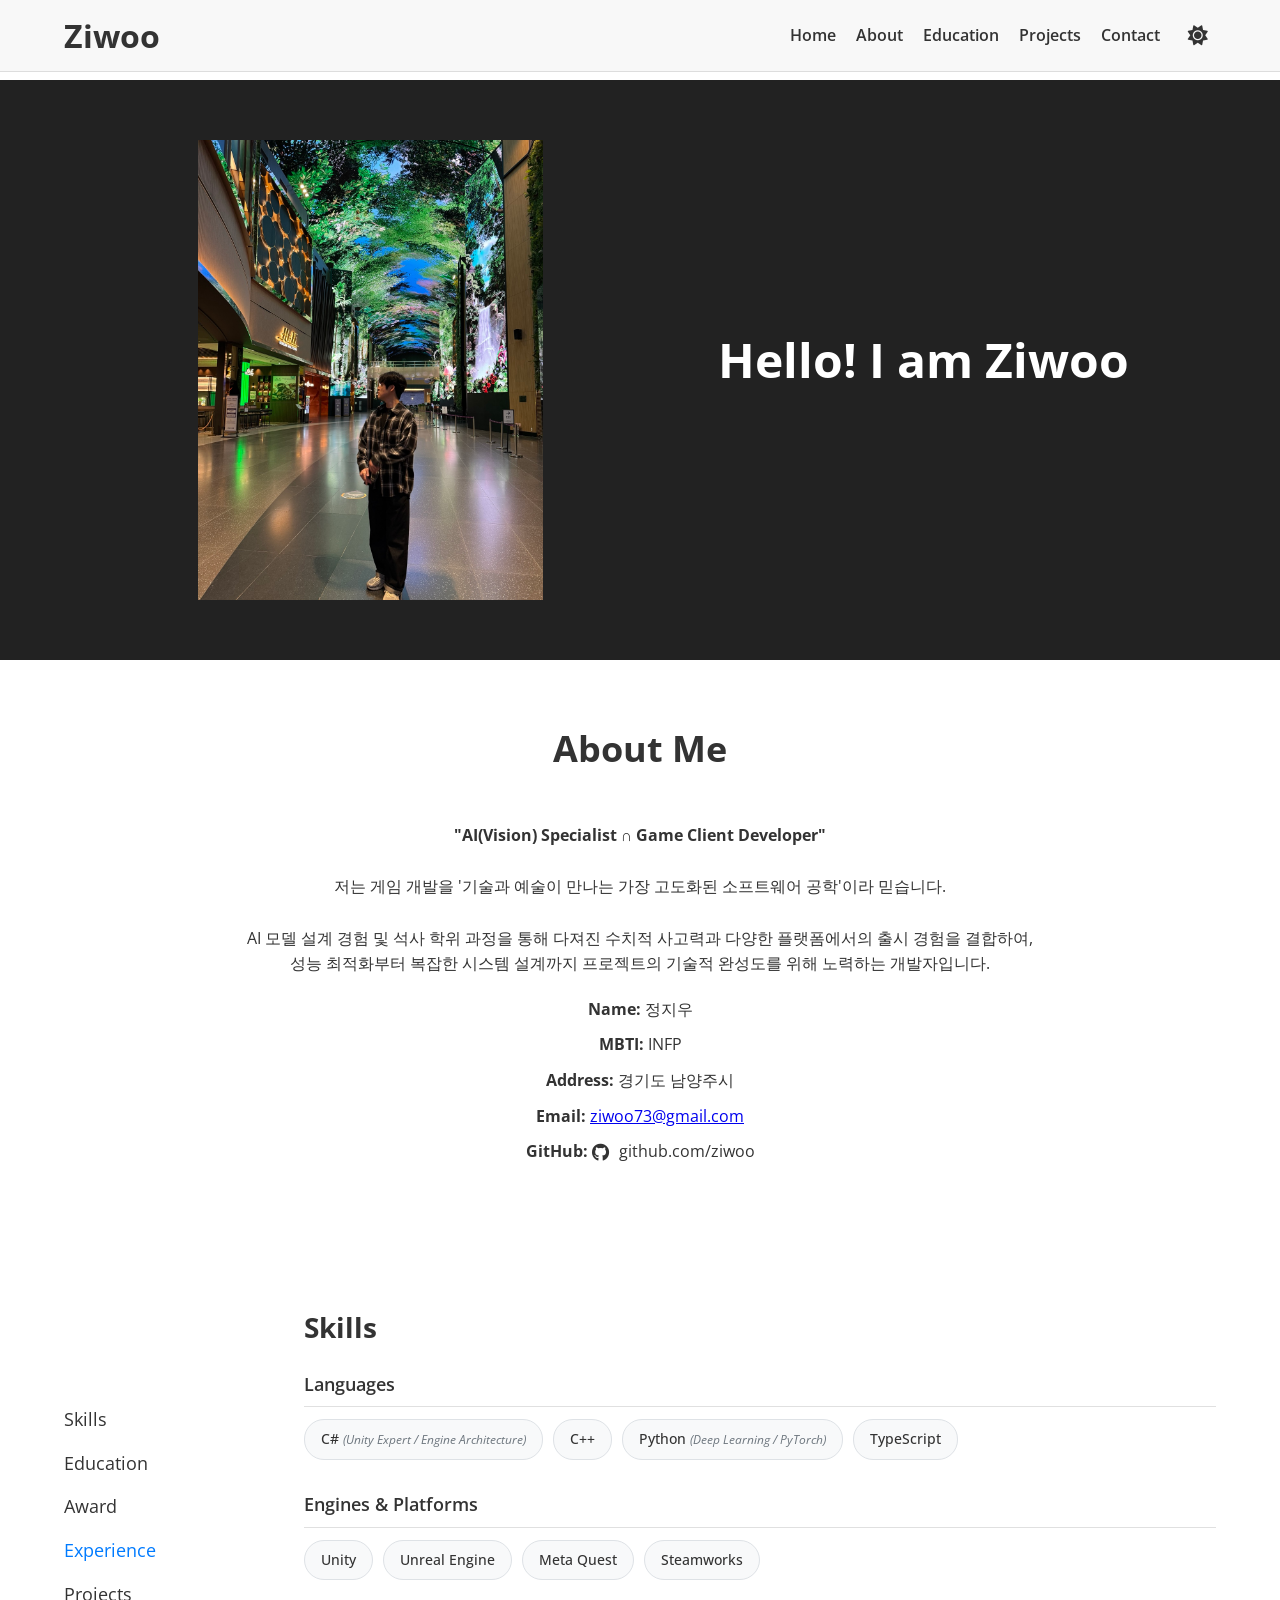
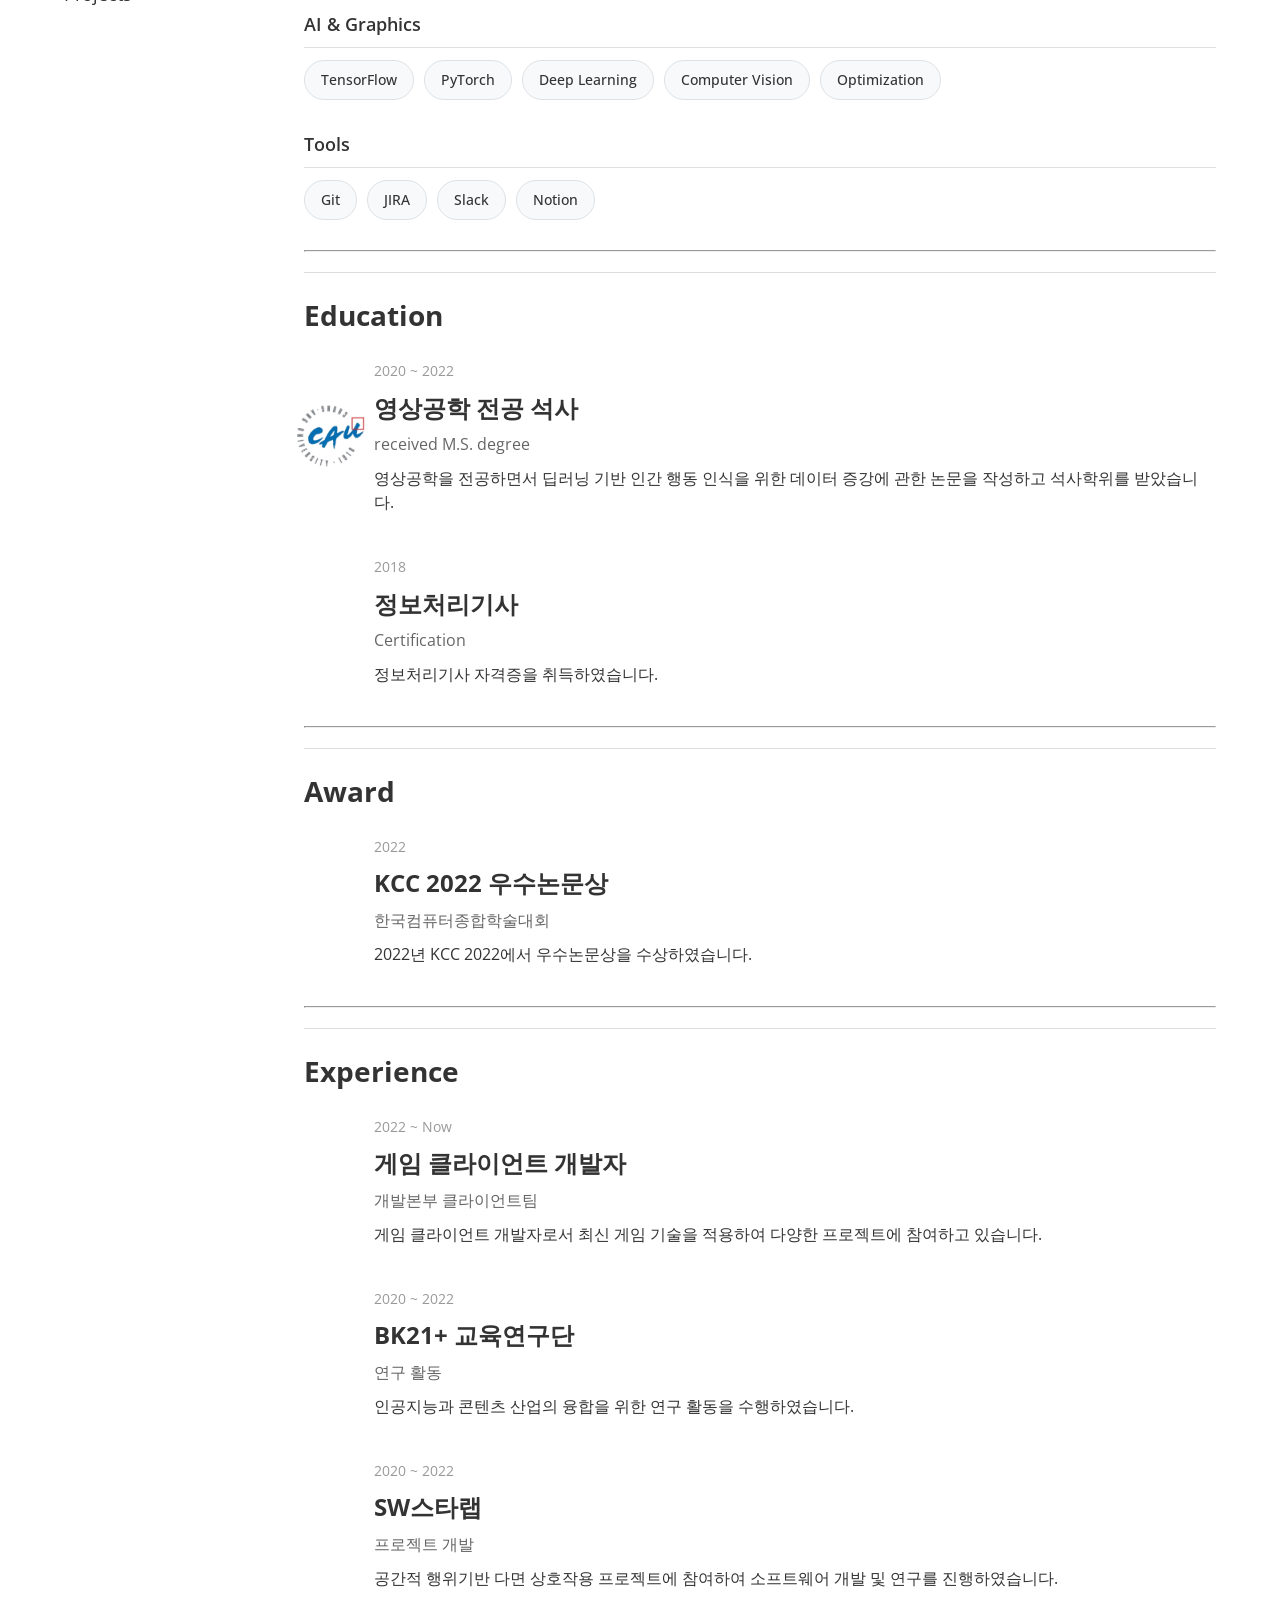
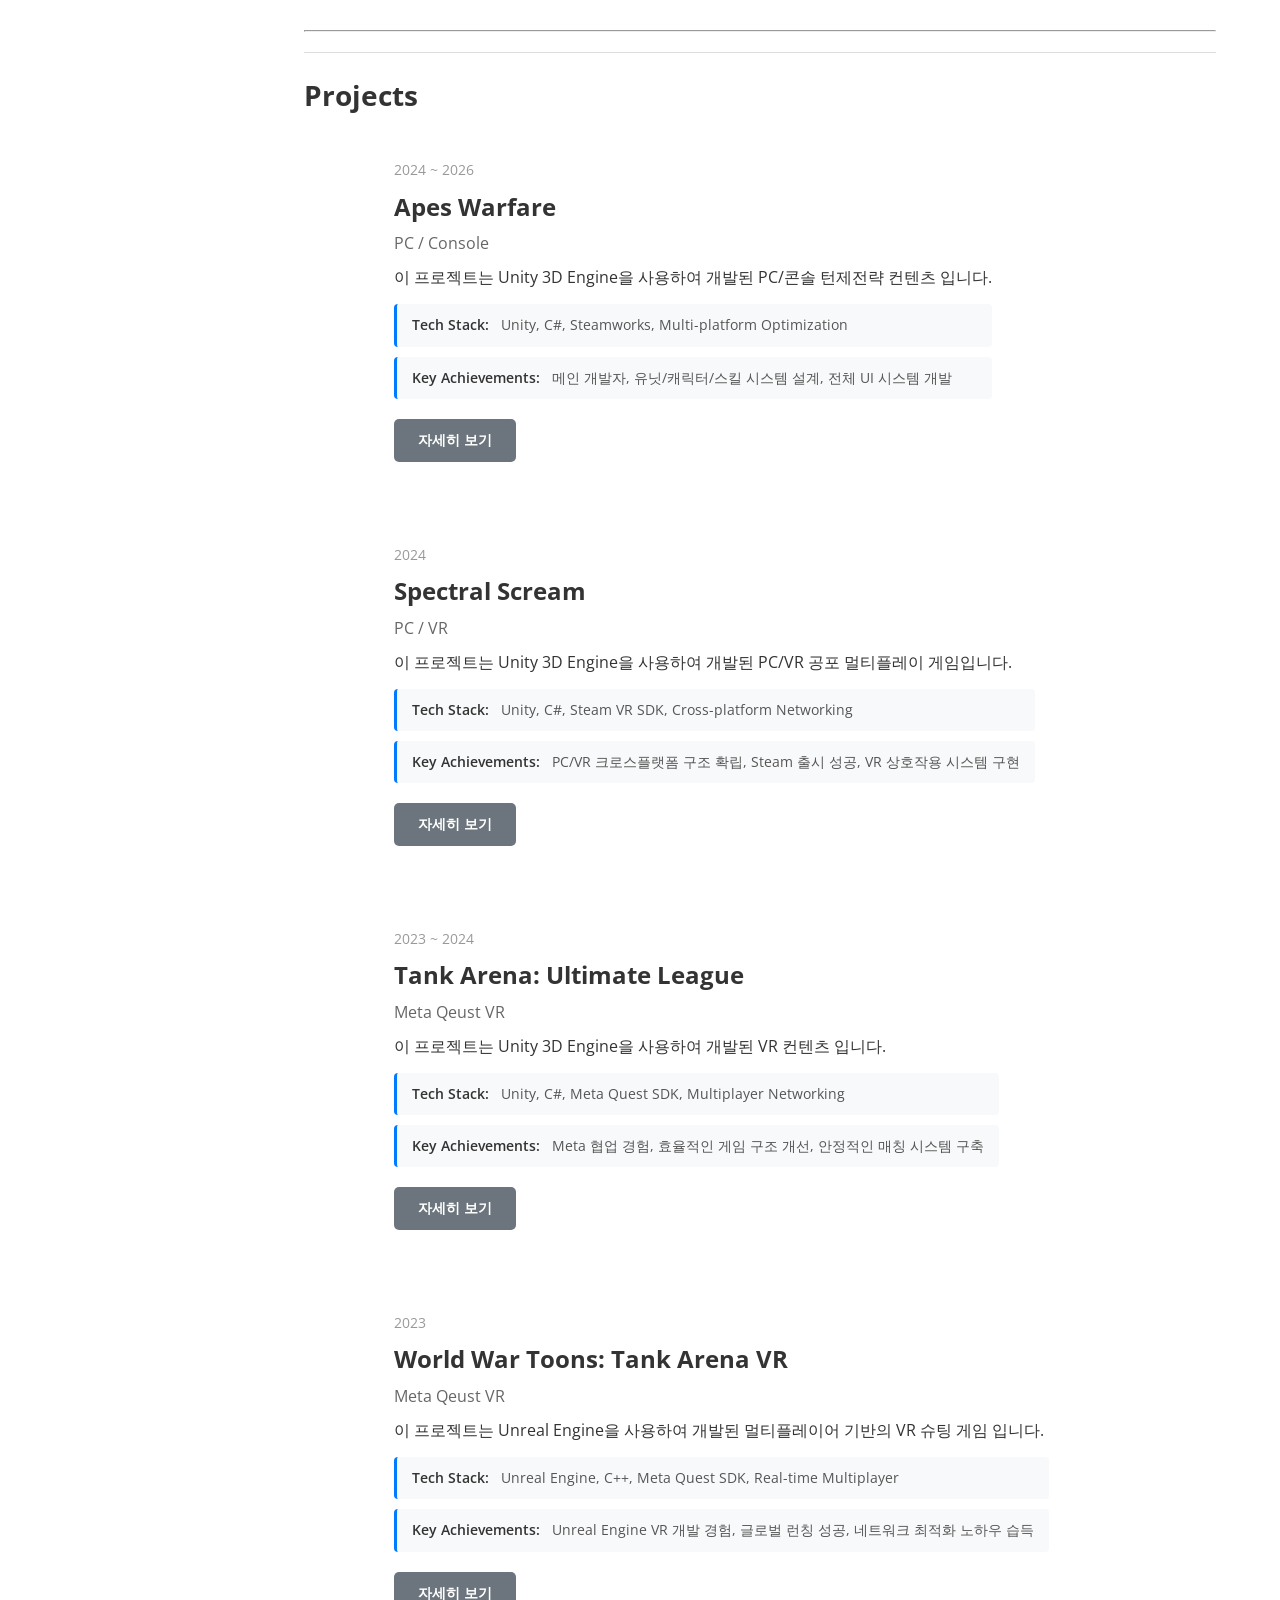
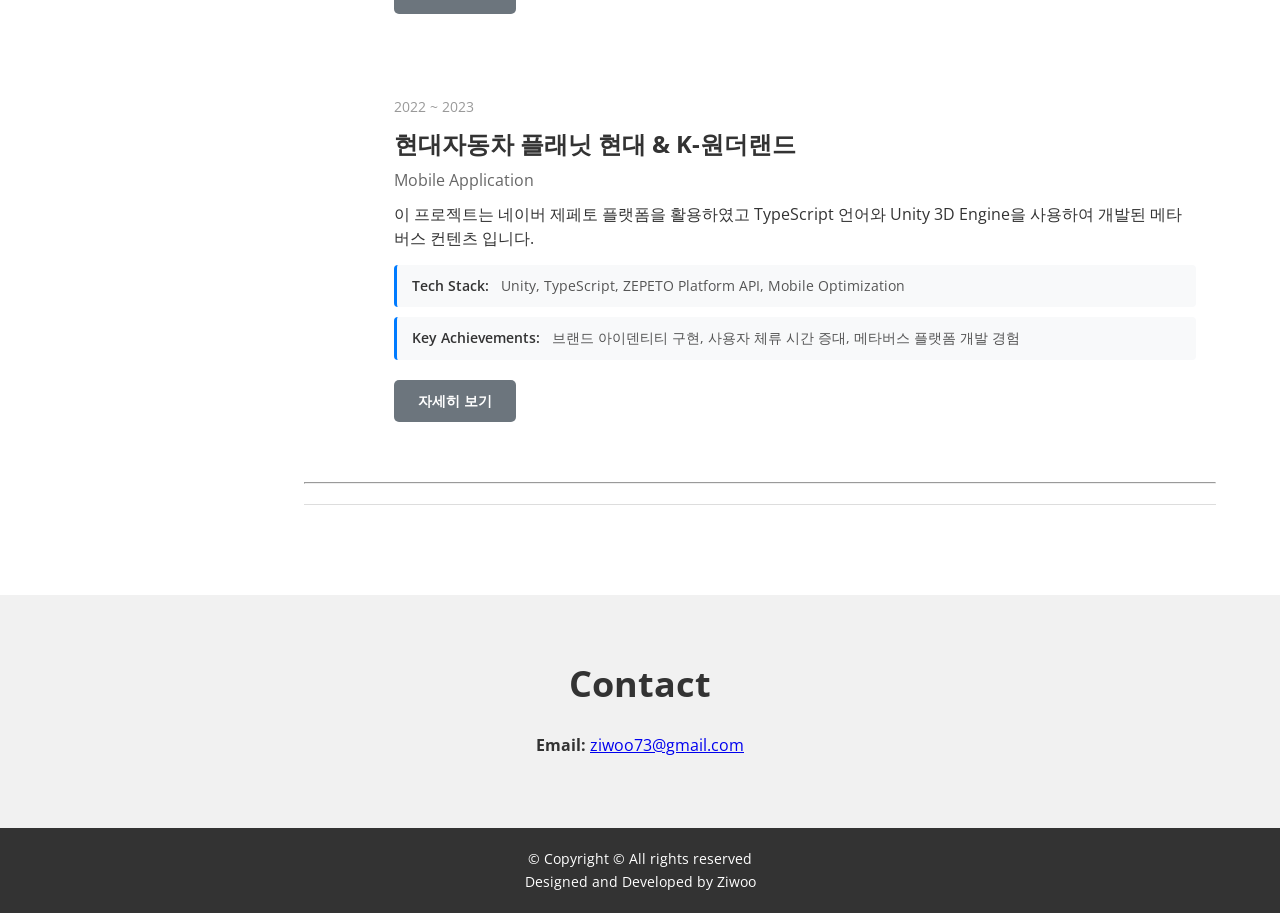
<file: index.html>
<!DOCTYPE html>
<html lang="ko">
<head>
  <meta charset="UTF-8">
  <meta name="viewport" content="width=device-width, initial-scale=1.0">
  <title>Ziwoo - Portfolio</title>
  <!-- Google Fonts -->
  <link href="https://fonts.googleapis.com/css2?family=Open+Sans:wght@400;600;700&display=swap" rel="stylesheet">
  <!-- Font Awesome -->
  <link rel="stylesheet" href="https://cdnjs.cloudflare.com/ajax/libs/font-awesome/6.4.0/css/all.min.css">
  <!-- CSS 파일 링크 -->
  <link rel="stylesheet" href="styles.css">
  <link rel="stylesheet" href="educationsidebar.css">
</head>
<body>
  <!-- 사이트 헤더 -->
  <header class="site-header">
  <div class="container header-container">
    <div class="logo">
      <a href="#home">Ziwoo</a>
    </div>
    <!-- 메뉴 버튼 -->
    <button id="menu-toggle" class="menu-toggle">☰</button>
    <nav class="site-nav">
      <ul>
        <li><a href="#home">Home</a></li>
        <li><a href="#about">About</a></li>
        <li><a href="#education">Education</a></li>
        <li><a href="#projects-content">Projects</a></li>
        <li><a href="#contact">Contact</a></li>
        <li><button id="theme-toggle" class="theme-toggle" aria-label="테마 전환">
          <i class="fas fa-sun"></i>
        </button></li>
      </ul>
    </nav>
  </div>
</header>

  <!-- Hero 섹션 -->
  <section id="home" class="hero-section">
    <div class="container hero-container">
      <!-- 슬라이드 영역 -->
      <div class="slider" id="slider">
        <div class="slide-track">
          <div class="slide">
            <img src="images/img3.jpg" alt="Slide 1">
          </div>
          <div class="slide">
            <img src="images/img4.jpg" alt="Slide 2">
          </div>
          <div class="slide">
            <img src="images/img3.jpg" alt="Slide 1">
          </div>
          <div class="slide">
            <img src="images/img4.jpg" alt="Slide 2">
          </div>
        </div>
      </div>
      <!-- 텍스트 영역 -->
      <div class="hero-text">
        <h1>Hello! I am Ziwoo</h1>
      </div>
    </div>
  </section>

  <!-- About 섹션 -->
  <section id="about" class="about-section">
    <div class="container">
      <h2>About Me</h2>
      <p>
        <br>
        <strong>"AI(Vision) Specialist ∩ Game Client Developer"</strong>
        <br><br>
        저는 게임 개발을 '기술과 예술이 만나는 가장 고도화된 소프트웨어 공학'이라 믿습니다. <br><br> AI 모델 설계 경험 및 석사 학위 과정을 통해 다져진 수치적 사고력과 다양한 플랫폼에서의 출시 경험을 결합하여, 성능 최적화부터 복잡한 시스템 설계까지 프로젝트의 기술적 완성도를 위해 노력하는 개발자입니다.
      </p>
      <ul class="about-details">
        <li><strong>Name:</strong> 정지우</li>
        <li><strong>MBTI:</strong> INFP</li>
        <li><strong>Address:</strong> 경기도 남양주시</li>
        <li><strong>Email:</strong> <a href="mailto:ziwoo73@gmail.com">ziwoo73@gmail.com</a></li>
        <li><strong>GitHub:</strong> <a href="https://github.com/ziwoo" target="_blank" class="github-link"><i class="fab fa-github"></i> github.com/ziwoo</a></li>
      </ul>
    </div>
  </section>


<!-- Education 섹션 -->
<section id="education" class="education-section">
  <div class="container resume-section">
    <!-- 왼쪽 사이드바 -->
    <div class="sidebar-wrapper">
    <aside class="sidebar">
      <ul class="nav">
        <li><a href="#skills-content" class="active">Skills</a></li>
        <li><a href="#education-content">Education</a></li>
        <li><a href="#award-content">Award</a></li>
        <li><a href="#experience-content">Experience</a></li>
        <li><a href="#projects-content">Projects</a></li>
      </ul>
    </aside>
  </div>
    <!-- 오른쪽 콘텐츠 영역 -->
    <div class="content">
      <!-- Skills 내용 -->
      <div id="skills-content" class="section-content active">
        <h3 class="section-title">Skills</h3>
        
        <div class="skills-category">
          <h4 class="skills-category-title">Languages</h4>
          <div class="skills-tags">
            <span class="skill-tag">C# <span class="skill-note">(Unity Expert / Engine Architecture)</span></span>
            <span class="skill-tag">C++</span>
            <span class="skill-tag">Python <span class="skill-note">(Deep Learning / PyTorch)</span></span>
            <span class="skill-tag">TypeScript</span>
          </div>
        </div>

        <div class="skills-category">
          <h4 class="skills-category-title">Engines & Platforms</h4>
          <div class="skills-tags">
            <span class="skill-tag">Unity</span>
            <span class="skill-tag">Unreal Engine</span>
            <span class="skill-tag">Meta Quest</span>
            <span class="skill-tag">Steamworks</span>
          </div>
        </div>

        <div class="skills-category">
          <h4 class="skills-category-title">AI & Graphics</h4>
          <div class="skills-tags">
            <span class="skill-tag">TensorFlow</span>
            <span class="skill-tag">PyTorch</span>
            <span class="skill-tag">Deep Learning</span>
            <span class="skill-tag">Computer Vision</span>
            <span class="skill-tag">Optimization</span>
          </div>
        </div>

        <div class="skills-category">
          <h4 class="skills-category-title">Tools</h4>
          <div class="skills-tags">
            <span class="skill-tag">Git</span>
            <span class="skill-tag">JIRA</span>
            <span class="skill-tag">Slack</span>
            <span class="skill-tag">Notion</span>
          </div>
        </div>

        <hr class="section-divider">
      </div>
      
      <!-- Education 내용 -->
      <div id="education-content" class="section-content">
        <h3 class="section-title">Education</h3>
        
        <!-- 항목 1: 영상공학 전공 석사 (4줄 구성) -->
        <div class="education-item">
          <div class="education-icon">
            <img src="images/cau_logo_.png" alt="">
          </div>
          <div class="education-content">
            <span class="date">2020 ~ 2022</span>
            <h4>영상공학 전공 석사</h4>
            <p class="position">received M.S. degree</p>
            <p>
              영상공학을 전공하면서 딥러닝 기반 인간 행동 인식을 위한 데이터 증강에 관한 논문을 작성하고 석사학위를 받았습니다.
            </p>
          </div>
        </div>
        

        <!-- <div class="education-item">
          <div class="education-icon">
            <i class="fa-solid fa-certificate"></i>
          </div>
          <div class="education-content">
            <span class="date">2019</span>
            <h4>멀티미디어공학 학사</h4>
            <p class="position">received B.S. degree</p>
            <p>멀티미디어공학 학사 학위를 취득하였습니다다.</p>
          </div>
        </div> -->


        <!-- 항목 2: 정보처리기사 (4줄 구성) -->
        <div class="education-item">
          <div class="education-icon">
          </div>
          <div class="education-content">
            <span class="date">2018</span>
            <h4>정보처리기사</h4>
            <p class="position">Certification</p>
            <p>정보처리기사 자격증을 취득하였습니다.</p>
          </div>
        </div>

       

        <hr class="section-divider">
      </div>
      
      <!-- Award 내용 (4줄 구성) -->
      <div id="award-content" class="section-content">
        <h3 class="section-title">Award</h3>
        <div class="award-item">
          <div class="award-icon">
          </div>
          <div class="award-content">
            <span class="date">2022</span>
            <h4>KCC 2022 우수논문상</h4>
            <p class="position">한국컴퓨터종합학술대회</p>
            <p>2022년 KCC 2022에서 우수논문상을 수상하였습니다.</p>
          </div>
        </div>
        <hr class="section-divider">
      </div>
      
      <!-- Experience 내용 (각 항목 4줄 구성) -->
      <div id="experience-content" class="section-content">
        <h3 class="section-title">Experience</h3>
        
        <!-- 항목 1: 게임 클라이언트 개발자 -->
        <div class="experience-item">
          <div class="experience-icon">
          </div>
          <div class="experience-content">
            <span class="date">2022 ~ Now</span>
            <h4>게임 클라이언트 개발자</h4>
            <p class="position">개발본부 클라이언트팀</p>
            <p>게임 클라이언트 개발자로서 최신 게임 기술을 적용하여 다양한 프로젝트에 참여하고 있습니다.</p>
          </div>
        </div>
        
        <!-- 항목 2: BK21+ 인공지능-콘텐츠 미래산업 교육연구단 -->
        <div class="experience-item">
          <div class="experience-icon">
          </div>
          <div class="experience-content">
            <span class="date">2020 ~ 2022</span>
            <h4>BK21+ 교육연구단</h4>
            <p class="position">연구 활동</p>
            <p>인공지능과 콘텐츠 산업의 융합을 위한 연구 활동을 수행하였습니다.</p>
          </div>
        </div>
        
        <!-- 항목 3: SW스타랩 -->
        <div class="experience-item">
          <div class="experience-icon">
          </div>
          <div class="experience-content">
            <span class="date">2020 ~ 2022</span>
            <h4>SW스타랩</h4>
            <p class="position">프로젝트 개발</p>
            <p>공간적 행위기반 다면 상호작용 프로젝트에 참여하여 소프트웨어 개발 및 연구를 진행하였습니다.</p>
          </div>
        </div>
        <hr class="section-divider">
      </div>
      
      <!-- Projects 내용 (임시 프로젝트 항목 5개, 각 4줄 구성) -->
      <div id="projects-content" class="section-content">
        <h3 class="section-title">Projects</h3>
        
        <!-- 프로젝트 1 -->
<div class="project-item">
  <div class="project-icon">
    <!-- <img src="images/cau_logo.jpg" alt="Project 1"> -->
  </div>
  <div class="project-content">
    <span class="date">2024 ~ 2026</span>
    <h4>Apes Warfare</h4>
    <p class="position">PC / Console</p>
    <p>이 프로젝트는 Unity 3D Engine을 사용하여 개발된 PC/콘솔 턴제전략 컨텐츠 입니다.</p>
    <div class="project-tech">
      <strong>Tech Stack:</strong> Unity, C#, Steamworks, Multi-platform Optimization
    </div>
    <div class="project-achievements">
      <strong>Key Achievements:</strong> 메인 개발자, 유닛/캐릭터/스킬 시스템 설계, 전체 UI 시스템 개발
    </div>
    <a href="projects/apes-warfare.html" target="_blank" class="project-detail-btn">자세히 보기</a>
  </div>
</div>

<!-- 프로젝트 2 -->
<div class="project-item">
  <div class="project-icon">
    <!-- <img src="images/cau_logo.jpg" alt="Project 2"> -->
  </div>
  <div class="project-content">
    <span class="date">2024</span>
    <h4>Spectral Scream</h4>
    <p class="position">PC / VR</p>
    <p>이 프로젝트는 Unity 3D Engine을 사용하여 개발된 PC/VR 공포 멀티플레이 게임입니다.</p>
    <div class="project-tech">
      <strong>Tech Stack:</strong> Unity, C#, Steam VR SDK, Cross-platform Networking
    </div>
    <div class="project-achievements">
      <strong>Key Achievements:</strong> PC/VR 크로스플랫폼 구조 확립, Steam 출시 성공, VR 상호작용 시스템 구현
    </div>
    <a href="projects/spectral-scream.html" target="_blank" class="project-detail-btn">자세히 보기</a>
  </div>
</div>

<!-- 프로젝트 3 -->
<div class="project-item">
  <div class="project-icon">
    <!-- <img src="images/cau_logo.jpg" alt="Project 3"> -->
  </div>
  <div class="project-content">
    <span class="date">2023 ~ 2024</span>
    <h4>Tank Arena: Ultimate League</h4>
    <p class="position">Meta Qeust VR</p>
    <p>이 프로젝트는 Unity 3D Engine을 사용하여 개발된 VR 컨텐츠 입니다.</p>
    <div class="project-tech">
      <strong>Tech Stack:</strong> Unity, C#, Meta Quest SDK, Multiplayer Networking
    </div>
    <div class="project-achievements">
      <strong>Key Achievements:</strong> Meta 협업 경험, 효율적인 게임 구조 개선, 안정적인 매칭 시스템 구축
    </div>
    <a href="projects/tank-arena-ultimate.html" target="_blank" class="project-detail-btn">자세히 보기</a>
  </div>
</div>

<!-- 프로젝트 4 -->
<div class="project-item">
  <div class="project-icon">
    <!-- <img src="images/cau_logo.jpg" alt="Project 4"> -->
  </div>
  <div class="project-content">
    <span class="date">2023</span>
    <h4>World War Toons: Tank Arena VR</h4>
    <p class="position">Meta Qeust VR</p>
    <p>이 프로젝트는 Unreal Engine을 사용하여 개발된 멀티플레이어 기반의 VR 슈팅 게임 입니다.</p>
    <div class="project-tech">
      <strong>Tech Stack:</strong> Unreal Engine, C++, Meta Quest SDK, Real-time Multiplayer
    </div>
    <div class="project-achievements">
      <strong>Key Achievements:</strong> Unreal Engine VR 개발 경험, 글로벌 런칭 성공, 네트워크 최적화 노하우 습득
    </div>
    <a href="projects/world-war-toons.html" target="_blank" class="project-detail-btn">자세히 보기</a>
  </div>
</div>

<!-- 프로젝트 5 -->
<div class="project-item">
  <div class="project-icon">
    <!-- <img src="images/cau_logo.jpg" alt="Project 5"> -->
  </div>
  <div class="project-content">
    <span class="date">2022 ~ 2023</span>
    <h4>현대자동차 플래닛 현대 & K-원더랜드</h4>
    <p class="position">Mobile Application</p>
    <p>이 프로젝트는 네이버 제페토 플랫폼을 활용하였고 TypeScript 언어와 Unity 3D Engine을 사용하여 개발된 메타버스 컨텐츠 입니다. </p>
    <div class="project-tech">
      <strong>Tech Stack:</strong> Unity, TypeScript, ZEPETO Platform API, Mobile Optimization
    </div>
    <div class="project-achievements">
      <strong>Key Achievements:</strong> 브랜드 아이덴티티 구현, 사용자 체류 시간 증대, 메타버스 플랫폼 개발 경험
    </div>
    <a href="projects/planet-hyundai.html" target="_blank" class="project-detail-btn">자세히 보기</a>
  </div> 
</div>

 
        <hr class="section-divider">
      </div>
    </div>
  </div>
</section>





  <!-- Projects 섹션 -->

  <!-- <section id="projects" class="projects-section">
    <div class="container">
      <h2>Projects</h2>
      <article class="project-item">
        <h3>World War Toons : Tank Arena</h3>
        <p>프로젝트 개요 및 주요 역할 설명</p>
        <a href="https://tistory.com" target="_blank" class="project-link">자세히 보기</a>
      </article>
    </div>
  </section> -->

  <!-- Contact 섹션 -->
  <section id="contact" class="contact-section">
    <div class="container">
      <h2>Contact</h2>
      <ul class="contact-details">
        <li><strong>Email:</strong> <a href="mailto:ziwoo73@gmail.com">ziwoo73@gmail.com</a></li>
      </ul>
    </div>
  </section>

  <!-- 사이트 푸터 -->
  <footer class="site-footer">
    <div class="container">
      <p>&copy; Copyright © All rights reserved</p>
      <p>Designed and Developed by Ziwoo</p>
    </div>
  </footer>

  <!-- JavaScript 파일 링크 -->
  <script src="script.js"></script>
</body>
</html>
</file>
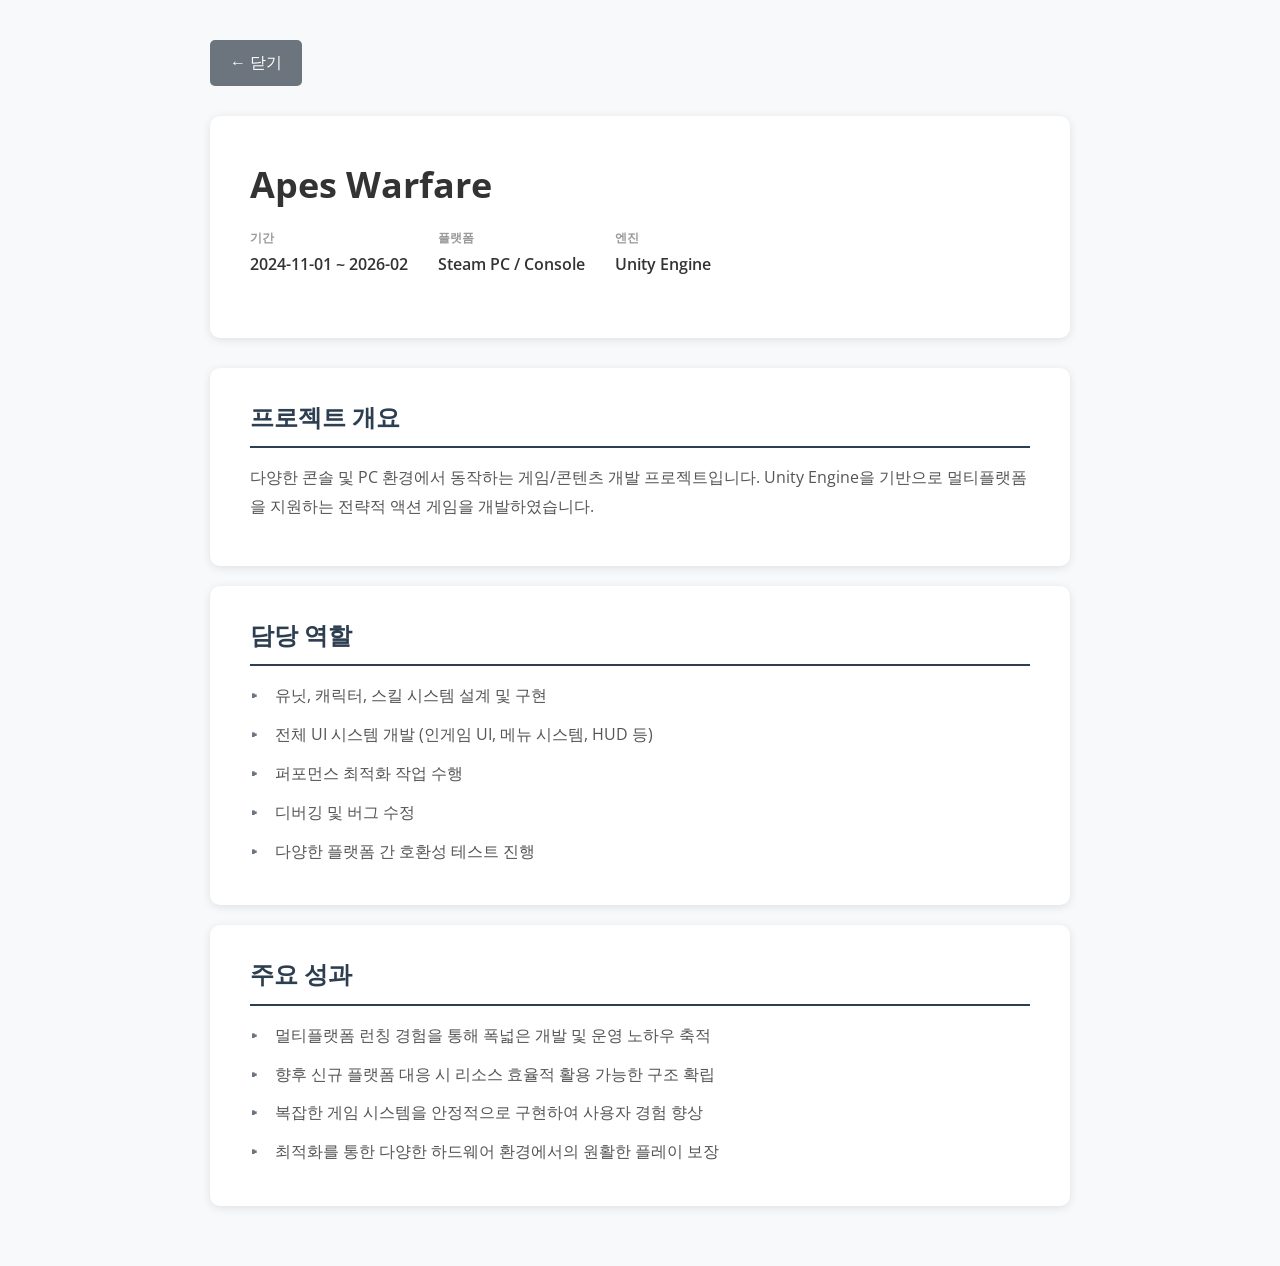
<file: projects/apes-warfare.html>
<!DOCTYPE html>
<html lang="ko">
<head>
  <meta charset="UTF-8">
  <meta name="viewport" content="width=device-width, initial-scale=1.0">
  <title>Apes Warfare - Project Detail</title>
  <link href="https://fonts.googleapis.com/css2?family=Open+Sans:wght@400;600;700&display=swap" rel="stylesheet">
  <style>
    * {
      margin: 0;
      padding: 0;
      box-sizing: border-box;
    }

    body {
      font-family: 'Open Sans', sans-serif;
      line-height: 1.6;
      color: #333;
      background: #f8f9fa;
    }

    .container {
      max-width: 900px;
      margin: 0 auto;
      padding: 40px 20px;
    }

    .back-btn {
      display: inline-block;
      padding: 10px 20px;
      background-color: #6c757d;
      color: #fff;
      text-decoration: none;
      border-radius: 5px;
      margin-bottom: 30px;
      transition: background-color 0.3s ease;
    }

    .back-btn:hover {
      background-color: #5a6268;
    }

    .project-header {
      background: #fff;
      padding: 40px;
      border-radius: 10px;
      box-shadow: 0 2px 10px rgba(0, 0, 0, 0.1);
      margin-bottom: 30px;
    }

    .project-header h1 {
      font-size: 36px;
      color: #333;
      margin-bottom: 15px;
    }

    .project-meta {
      display: flex;
      gap: 30px;
      margin-bottom: 20px;
      flex-wrap: wrap;
    }

    .meta-item {
      display: flex;
      flex-direction: column;
    }

    .meta-label {
      font-size: 12px;
      color: #999;
      text-transform: uppercase;
      font-weight: 600;
      margin-bottom: 5px;
    }

    .meta-value {
      font-size: 16px;
      color: #333;
      font-weight: 600;
    }

    .project-section {
      background: #fff;
      padding: 30px 40px;
      border-radius: 10px;
      box-shadow: 0 2px 10px rgba(0, 0, 0, 0.1);
      margin-bottom: 20px;
    }

    .project-section h2 {
      font-size: 24px;
      color: #2c3e50;
      margin-bottom: 15px;
      padding-bottom: 10px;
      border-bottom: 2px solid #2c3e50;
    }

    .project-section p {
      font-size: 16px;
      line-height: 1.8;
      color: #555;
      margin-bottom: 15px;
    }

    .project-section ul {
      list-style: none;
      padding-left: 0;
    }

    .project-section ul li {
      font-size: 16px;
      line-height: 1.8;
      color: #555;
      margin-bottom: 10px;
      padding-left: 25px;
      position: relative;
    }

    .project-section ul li:before {
      content: "▸";
      position: absolute;
      left: 0;
      color: #6c757d;
      font-weight: bold;
    }

    @media (max-width: 768px) {
      .container {
        padding: 20px 15px;
      }

      .project-header {
        padding: 25px 20px;
      }

      .project-header h1 {
        font-size: 28px;
      }

      .project-section {
        padding: 20px 25px;
      }

      .project-section h2 {
        font-size: 20px;
      }

      .project-meta {
        gap: 20px;
      }
    }
  </style>
</head>
<body>
  <div class="container">
    <a href="javascript:window.close();" class="back-btn">← 닫기</a>
    
    <div class="project-header">
      <h1>Apes Warfare</h1>
      <div class="project-meta">
        <div class="meta-item">
          <span class="meta-label">기간</span>
          <span class="meta-value">2024-11-01 ~ 2026-02</span>
        </div>
        <div class="meta-item">
          <span class="meta-label">플랫폼</span>
          <span class="meta-value">Steam PC / Console</span>
        </div>
        <div class="meta-item">
          <span class="meta-label">엔진</span>
          <span class="meta-value">Unity Engine</span>
        </div>
      </div>
    </div>

    <div class="project-section">
      <h2>프로젝트 개요</h2>
      <p>다양한 콘솔 및 PC 환경에서 동작하는 게임/콘텐츠 개발 프로젝트입니다. Unity Engine을 기반으로 멀티플랫폼을 지원하는 전략적 액션 게임을 개발하였습니다.</p>
    </div>

    <div class="project-section">
      <h2>담당 역할</h2>
      <ul>
        <li>유닛, 캐릭터, 스킬 시스템 설계 및 구현</li>
        <li>전체 UI 시스템 개발 (인게임 UI, 메뉴 시스템, HUD 등)</li>
        <li>퍼포먼스 최적화 작업 수행</li>
        <li>디버깅 및 버그 수정</li>
        <li>다양한 플랫폼 간 호환성 테스트 진행</li>
      </ul>
    </div>

    <div class="project-section">
      <h2>주요 성과</h2>
      <ul>
        <li>멀티플랫폼 런칭 경험을 통해 폭넓은 개발 및 운영 노하우 축적</li>
        <li>향후 신규 플랫폼 대응 시 리소스 효율적 활용 가능한 구조 확립</li>
        <li>복잡한 게임 시스템을 안정적으로 구현하여 사용자 경험 향상</li>
        <li>최적화를 통한 다양한 하드웨어 환경에서의 원활한 플레이 보장</li>
      </ul>
    </div>
  </div>
</body>
</html>
</file>
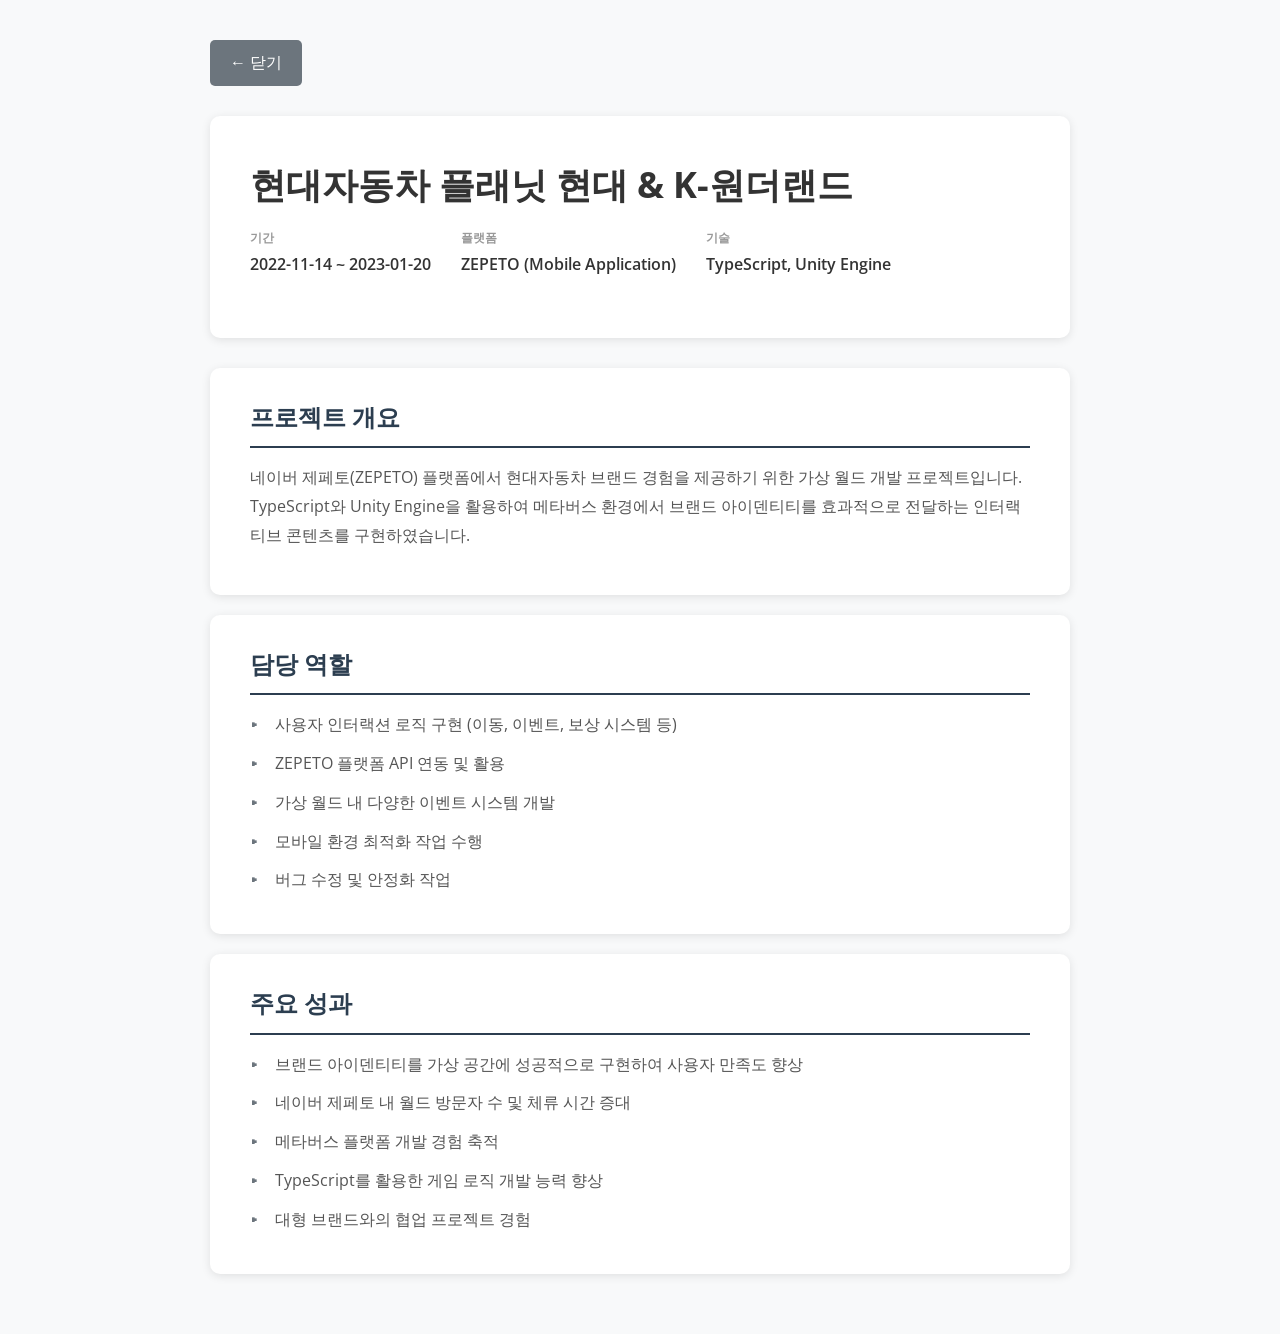
<file: projects/planet-hyundai.html>
<!DOCTYPE html>
<html lang="ko">
<head>
  <meta charset="UTF-8">
  <meta name="viewport" content="width=device-width, initial-scale=1.0">
  <title>Planet Hyundai - Project Detail</title>
  <link href="https://fonts.googleapis.com/css2?family=Open+Sans:wght@400;600;700&display=swap" rel="stylesheet">
  <style>
    * {
      margin: 0;
      padding: 0;
      box-sizing: border-box;
    }

    body {
      font-family: 'Open Sans', sans-serif;
      line-height: 1.6;
      color: #333;
      background: #f8f9fa;
    }

    .container {
      max-width: 900px;
      margin: 0 auto;
      padding: 40px 20px;
    }

    .back-btn {
      display: inline-block;
      padding: 10px 20px;
      background-color: #6c757d;
      color: #fff;
      text-decoration: none;
      border-radius: 5px;
      margin-bottom: 30px;
      transition: background-color 0.3s ease;
    }

    .back-btn:hover {
      background-color: #5a6268;
    }

    .project-header {
      background: #fff;
      padding: 40px;
      border-radius: 10px;
      box-shadow: 0 2px 10px rgba(0, 0, 0, 0.1);
      margin-bottom: 30px;
    }

    .project-header h1 {
      font-size: 36px;
      color: #333;
      margin-bottom: 15px;
    }

    .project-meta {
      display: flex;
      gap: 30px;
      margin-bottom: 20px;
      flex-wrap: wrap;
    }

    .meta-item {
      display: flex;
      flex-direction: column;
    }

    .meta-label {
      font-size: 12px;
      color: #999;
      text-transform: uppercase;
      font-weight: 600;
      margin-bottom: 5px;
    }

    .meta-value {
      font-size: 16px;
      color: #333;
      font-weight: 600;
    }

    .project-section {
      background: #fff;
      padding: 30px 40px;
      border-radius: 10px;
      box-shadow: 0 2px 10px rgba(0, 0, 0, 0.1);
      margin-bottom: 20px;
    }

    .project-section h2 {
      font-size: 24px;
      color: #2c3e50;
      margin-bottom: 15px;
      padding-bottom: 10px;
      border-bottom: 2px solid #2c3e50;
    }

    .project-section p {
      font-size: 16px;
      line-height: 1.8;
      color: #555;
      margin-bottom: 15px;
    }

    .project-section ul {
      list-style: none;
      padding-left: 0;
    }

    .project-section ul li {
      font-size: 16px;
      line-height: 1.8;
      color: #555;
      margin-bottom: 10px;
      padding-left: 25px;
      position: relative;
    }

    .project-section ul li:before {
      content: "▸";
      position: absolute;
      left: 0;
      color: #6c757d;
      font-weight: bold;
    }

    @media (max-width: 768px) {
      .container {
        padding: 20px 15px;
      }

      .project-header {
        padding: 25px 20px;
      }

      .project-header h1 {
        font-size: 28px;
      }

      .project-section {
        padding: 20px 25px;
      }

      .project-section h2 {
        font-size: 20px;
      }

      .project-meta {
        gap: 20px;
      }
    }
  </style>
</head>
<body>
  <div class="container">
    <a href="javascript:window.close();" class="back-btn">← 닫기</a>
    
    <div class="project-header">
      <h1>현대자동차 플래닛 현대 & K-원더랜드</h1>
      <div class="project-meta">
        <div class="meta-item">
          <span class="meta-label">기간</span>
          <span class="meta-value">2022-11-14 ~ 2023-01-20</span>
        </div>
        <div class="meta-item">
          <span class="meta-label">플랫폼</span>
          <span class="meta-value">ZEPETO (Mobile Application)</span>
        </div>
        <div class="meta-item">
          <span class="meta-label">기술</span>
          <span class="meta-value">TypeScript, Unity Engine</span>
        </div>
      </div>
    </div>

    <div class="project-section">
      <h2>프로젝트 개요</h2>
      <p>네이버 제페토(ZEPETO) 플랫폼에서 현대자동차 브랜드 경험을 제공하기 위한 가상 월드 개발 프로젝트입니다. TypeScript와 Unity Engine을 활용하여 메타버스 환경에서 브랜드 아이덴티티를 효과적으로 전달하는 인터랙티브 콘텐츠를 구현하였습니다.</p>
    </div>

    <div class="project-section">
      <h2>담당 역할</h2>
      <ul>
        <li>사용자 인터랙션 로직 구현 (이동, 이벤트, 보상 시스템 등)</li>
        <li>ZEPETO 플랫폼 API 연동 및 활용</li>
        <li>가상 월드 내 다양한 이벤트 시스템 개발</li>
        <li>모바일 환경 최적화 작업 수행</li>
        <li>버그 수정 및 안정화 작업</li>
      </ul>
    </div>

    <div class="project-section">
      <h2>주요 성과</h2>
      <ul>
        <li>브랜드 아이덴티티를 가상 공간에 성공적으로 구현하여 사용자 만족도 향상</li>
        <li>네이버 제페토 내 월드 방문자 수 및 체류 시간 증대</li>
        <li>메타버스 플랫폼 개발 경험 축적</li>
        <li>TypeScript를 활용한 게임 로직 개발 능력 향상</li>
        <li>대형 브랜드와의 협업 프로젝트 경험</li>
      </ul>
    </div>
  </div>
</body>
</html>
</file>
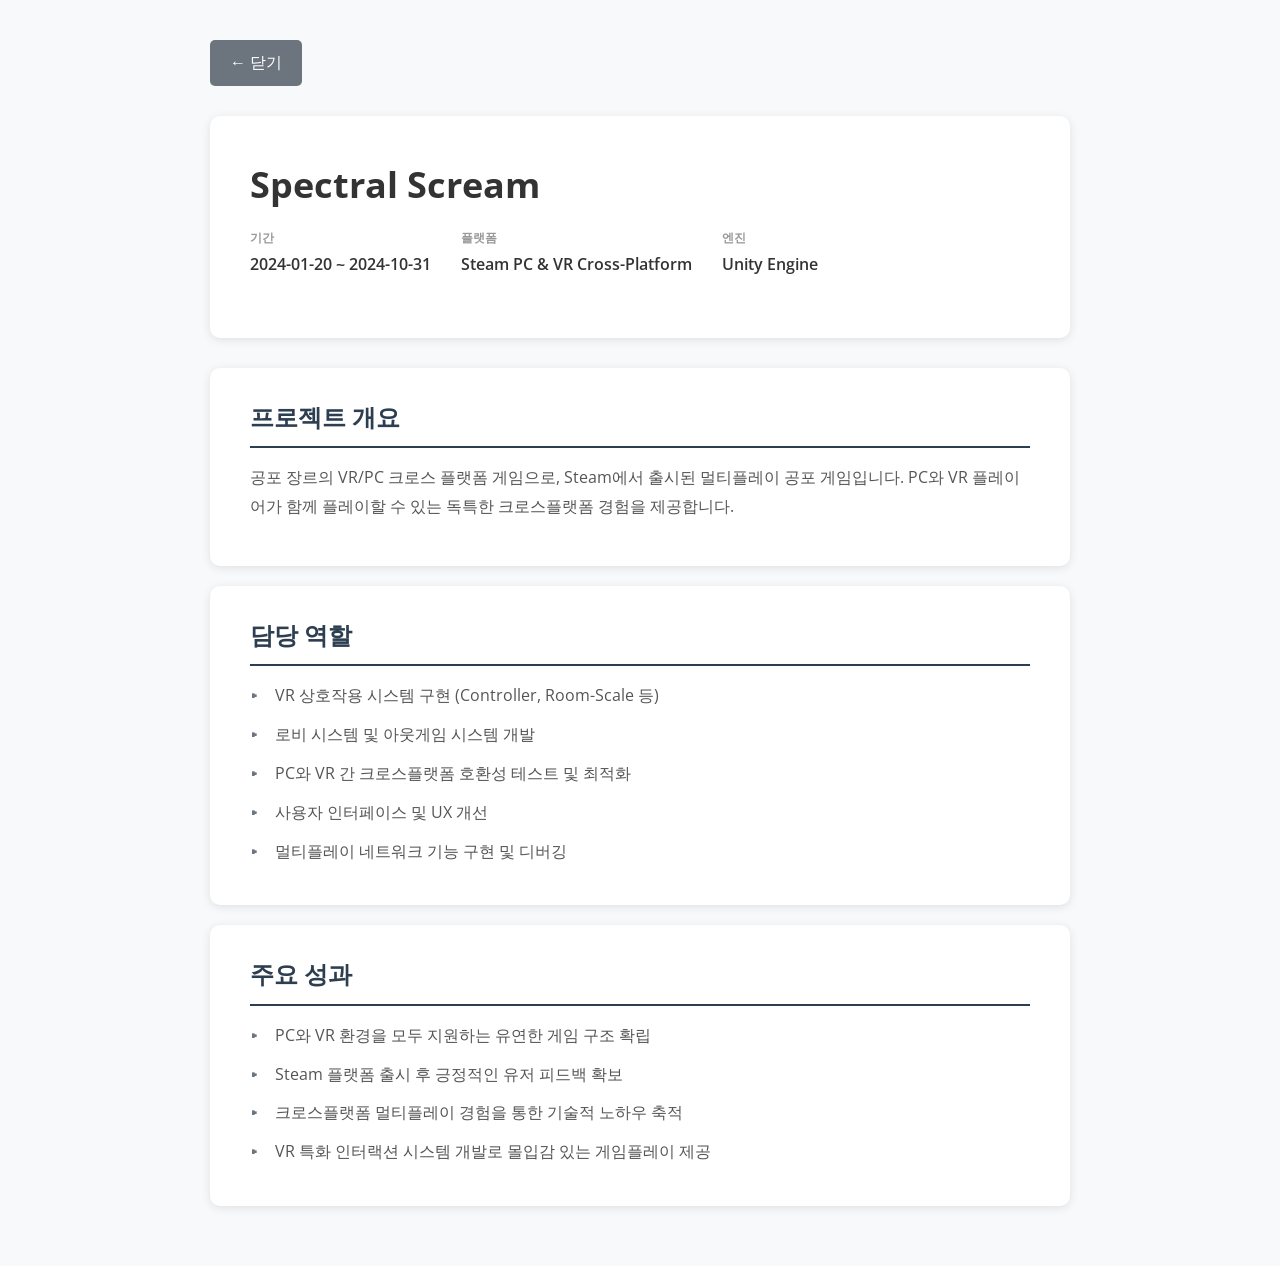
<file: projects/spectral-scream.html>
<!DOCTYPE html>
<html lang="ko">
<head>
  <meta charset="UTF-8">
  <meta name="viewport" content="width=device-width, initial-scale=1.0">
  <title>Spectral Scream - Project Detail</title>
  <link href="https://fonts.googleapis.com/css2?family=Open+Sans:wght@400;600;700&display=swap" rel="stylesheet">
  <style>
    * {
      margin: 0;
      padding: 0;
      box-sizing: border-box;
    }

    body {
      font-family: 'Open Sans', sans-serif;
      line-height: 1.6;
      color: #333;
      background: #f8f9fa;
    }

    .container {
      max-width: 900px;
      margin: 0 auto;
      padding: 40px 20px;
    }

    .back-btn {
      display: inline-block;
      padding: 10px 20px;
      background-color: #6c757d;
      color: #fff;
      text-decoration: none;
      border-radius: 5px;
      margin-bottom: 30px;
      transition: background-color 0.3s ease;
    }

    .back-btn:hover {
      background-color: #5a6268;
    }

    .project-header {
      background: #fff;
      padding: 40px;
      border-radius: 10px;
      box-shadow: 0 2px 10px rgba(0, 0, 0, 0.1);
      margin-bottom: 30px;
    }

    .project-header h1 {
      font-size: 36px;
      color: #333;
      margin-bottom: 15px;
    }

    .project-meta {
      display: flex;
      gap: 30px;
      margin-bottom: 20px;
      flex-wrap: wrap;
    }

    .meta-item {
      display: flex;
      flex-direction: column;
    }

    .meta-label {
      font-size: 12px;
      color: #999;
      text-transform: uppercase;
      font-weight: 600;
      margin-bottom: 5px;
    }

    .meta-value {
      font-size: 16px;
      color: #333;
      font-weight: 600;
    }

    .project-section {
      background: #fff;
      padding: 30px 40px;
      border-radius: 10px;
      box-shadow: 0 2px 10px rgba(0, 0, 0, 0.1);
      margin-bottom: 20px;
    }

    .project-section h2 {
      font-size: 24px;
      color: #2c3e50;
      margin-bottom: 15px;
      padding-bottom: 10px;
      border-bottom: 2px solid #2c3e50;
    }

    .project-section p {
      font-size: 16px;
      line-height: 1.8;
      color: #555;
      margin-bottom: 15px;
    }

    .project-section ul {
      list-style: none;
      padding-left: 0;
    }

    .project-section ul li {
      font-size: 16px;
      line-height: 1.8;
      color: #555;
      margin-bottom: 10px;
      padding-left: 25px;
      position: relative;
    }

    .project-section ul li:before {
      content: "▸";
      position: absolute;
      left: 0;
      color: #6c757d;
      font-weight: bold;
    }

    @media (max-width: 768px) {
      .container {
        padding: 20px 15px;
      }

      .project-header {
        padding: 25px 20px;
      }

      .project-header h1 {
        font-size: 28px;
      }

      .project-section {
        padding: 20px 25px;
      }

      .project-section h2 {
        font-size: 20px;
      }

      .project-meta {
        gap: 20px;
      }
    }
  </style>
</head>
<body>
  <div class="container">
    <a href="javascript:window.close();" class="back-btn">← 닫기</a>
    
    <div class="project-header">
      <h1>Spectral Scream</h1>
      <div class="project-meta">
        <div class="meta-item">
          <span class="meta-label">기간</span>
          <span class="meta-value">2024-01-20 ~ 2024-10-31</span>
        </div>
        <div class="meta-item">
          <span class="meta-label">플랫폼</span>
          <span class="meta-value">Steam PC & VR Cross-Platform</span>
        </div>
        <div class="meta-item">
          <span class="meta-label">엔진</span>
          <span class="meta-value">Unity Engine</span>
        </div>
      </div>
    </div>

    <div class="project-section">
      <h2>프로젝트 개요</h2>
      <p>공포 장르의 VR/PC 크로스 플랫폼 게임으로, Steam에서 출시된 멀티플레이 공포 게임입니다. PC와 VR 플레이어가 함께 플레이할 수 있는 독특한 크로스플랫폼 경험을 제공합니다.</p>
    </div>

    <div class="project-section">
      <h2>담당 역할</h2>
      <ul>
        <li>VR 상호작용 시스템 구현 (Controller, Room-Scale 등)</li>
        <li>로비 시스템 및 아웃게임 시스템 개발</li>
        <li>PC와 VR 간 크로스플랫폼 호환성 테스트 및 최적화</li>
        <li>사용자 인터페이스 및 UX 개선</li>
        <li>멀티플레이 네트워크 기능 구현 및 디버깅</li>
      </ul>
    </div>

    <div class="project-section">
      <h2>주요 성과</h2>
      <ul>
        <li>PC와 VR 환경을 모두 지원하는 유연한 게임 구조 확립</li>
        <li>Steam 플랫폼 출시 후 긍정적인 유저 피드백 확보</li>
        <li>크로스플랫폼 멀티플레이 경험을 통한 기술적 노하우 축적</li>
        <li>VR 특화 인터랙션 시스템 개발로 몰입감 있는 게임플레이 제공</li>
      </ul>
    </div>
  </div>
</body>
</html>
</file>
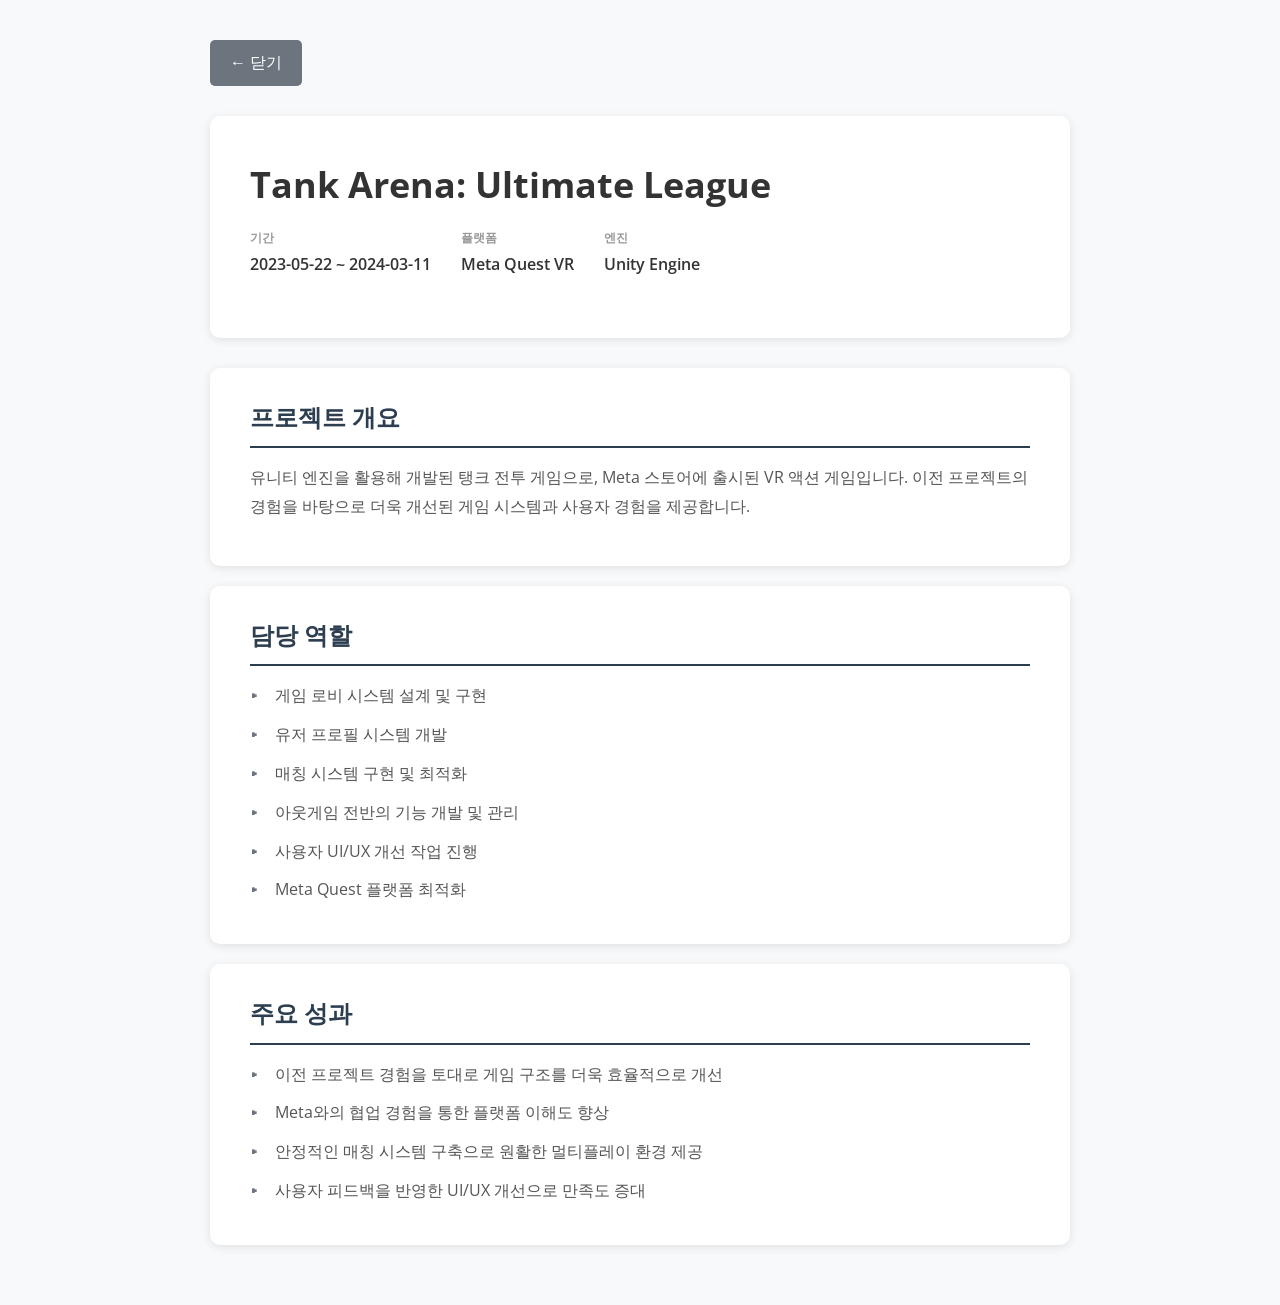
<file: projects/tank-arena-ultimate.html>
<!DOCTYPE html>
<html lang="ko">
<head>
  <meta charset="UTF-8">
  <meta name="viewport" content="width=device-width, initial-scale=1.0">
  <title>Tank Arena: Ultimate League - Project Detail</title>
  <link href="https://fonts.googleapis.com/css2?family=Open+Sans:wght@400;600;700&display=swap" rel="stylesheet">
  <style>
    * {
      margin: 0;
      padding: 0;
      box-sizing: border-box;
    }

    body {
      font-family: 'Open Sans', sans-serif;
      line-height: 1.6;
      color: #333;
      background: #f8f9fa;
    }

    .container {
      max-width: 900px;
      margin: 0 auto;
      padding: 40px 20px;
    }

    .back-btn {
      display: inline-block;
      padding: 10px 20px;
      background-color: #6c757d;
      color: #fff;
      text-decoration: none;
      border-radius: 5px;
      margin-bottom: 30px;
      transition: background-color 0.3s ease;
    }

    .back-btn:hover {
      background-color: #5a6268;
    }

    .project-header {
      background: #fff;
      padding: 40px;
      border-radius: 10px;
      box-shadow: 0 2px 10px rgba(0, 0, 0, 0.1);
      margin-bottom: 30px;
    }

    .project-header h1 {
      font-size: 36px;
      color: #333;
      margin-bottom: 15px;
    }

    .project-meta {
      display: flex;
      gap: 30px;
      margin-bottom: 20px;
      flex-wrap: wrap;
    }

    .meta-item {
      display: flex;
      flex-direction: column;
    }

    .meta-label {
      font-size: 12px;
      color: #999;
      text-transform: uppercase;
      font-weight: 600;
      margin-bottom: 5px;
    }

    .meta-value {
      font-size: 16px;
      color: #333;
      font-weight: 600;
    }

    .project-section {
      background: #fff;
      padding: 30px 40px;
      border-radius: 10px;
      box-shadow: 0 2px 10px rgba(0, 0, 0, 0.1);
      margin-bottom: 20px;
    }

    .project-section h2 {
      font-size: 24px;
      color: #2c3e50;
      margin-bottom: 15px;
      padding-bottom: 10px;
      border-bottom: 2px solid #2c3e50;
    }

    .project-section p {
      font-size: 16px;
      line-height: 1.8;
      color: #555;
      margin-bottom: 15px;
    }

    .project-section ul {
      list-style: none;
      padding-left: 0;
    }

    .project-section ul li {
      font-size: 16px;
      line-height: 1.8;
      color: #555;
      margin-bottom: 10px;
      padding-left: 25px;
      position: relative;
    }

    .project-section ul li:before {
      content: "▸";
      position: absolute;
      left: 0;
      color: #6c757d;
      font-weight: bold;
    }

    @media (max-width: 768px) {
      .container {
        padding: 20px 15px;
      }

      .project-header {
        padding: 25px 20px;
      }

      .project-header h1 {
        font-size: 28px;
      }

      .project-section {
        padding: 20px 25px;
      }

      .project-section h2 {
        font-size: 20px;
      }

      .project-meta {
        gap: 20px;
      }
    }
  </style>
</head>
<body>
  <div class="container">
    <a href="javascript:window.close();" class="back-btn">← 닫기</a>
    
    <div class="project-header">
      <h1>Tank Arena: Ultimate League</h1>
      <div class="project-meta">
        <div class="meta-item">
          <span class="meta-label">기간</span>
          <span class="meta-value">2023-05-22 ~ 2024-03-11</span>
        </div>
        <div class="meta-item">
          <span class="meta-label">플랫폼</span>
          <span class="meta-value">Meta Quest VR</span>
        </div>
        <div class="meta-item">
          <span class="meta-label">엔진</span>
          <span class="meta-value">Unity Engine</span>
        </div>
      </div>
    </div>

    <div class="project-section">
      <h2>프로젝트 개요</h2>
      <p>유니티 엔진을 활용해 개발된 탱크 전투 게임으로, Meta 스토어에 출시된 VR 액션 게임입니다. 이전 프로젝트의 경험을 바탕으로 더욱 개선된 게임 시스템과 사용자 경험을 제공합니다.</p>
    </div>

    <div class="project-section">
      <h2>담당 역할</h2>
      <ul>
        <li>게임 로비 시스템 설계 및 구현</li>
        <li>유저 프로필 시스템 개발</li>
        <li>매칭 시스템 구현 및 최적화</li>
        <li>아웃게임 전반의 기능 개발 및 관리</li>
        <li>사용자 UI/UX 개선 작업 진행</li>
        <li>Meta Quest 플랫폼 최적화</li>
      </ul>
    </div>

    <div class="project-section">
      <h2>주요 성과</h2>
      <ul>
        <li>이전 프로젝트 경험을 토대로 게임 구조를 더욱 효율적으로 개선</li>
        <li>Meta와의 협업 경험을 통한 플랫폼 이해도 향상</li>
        <li>안정적인 매칭 시스템 구축으로 원활한 멀티플레이 환경 제공</li>
        <li>사용자 피드백을 반영한 UI/UX 개선으로 만족도 증대</li>
      </ul>
    </div>
  </div>
</body>
</html>
</file>
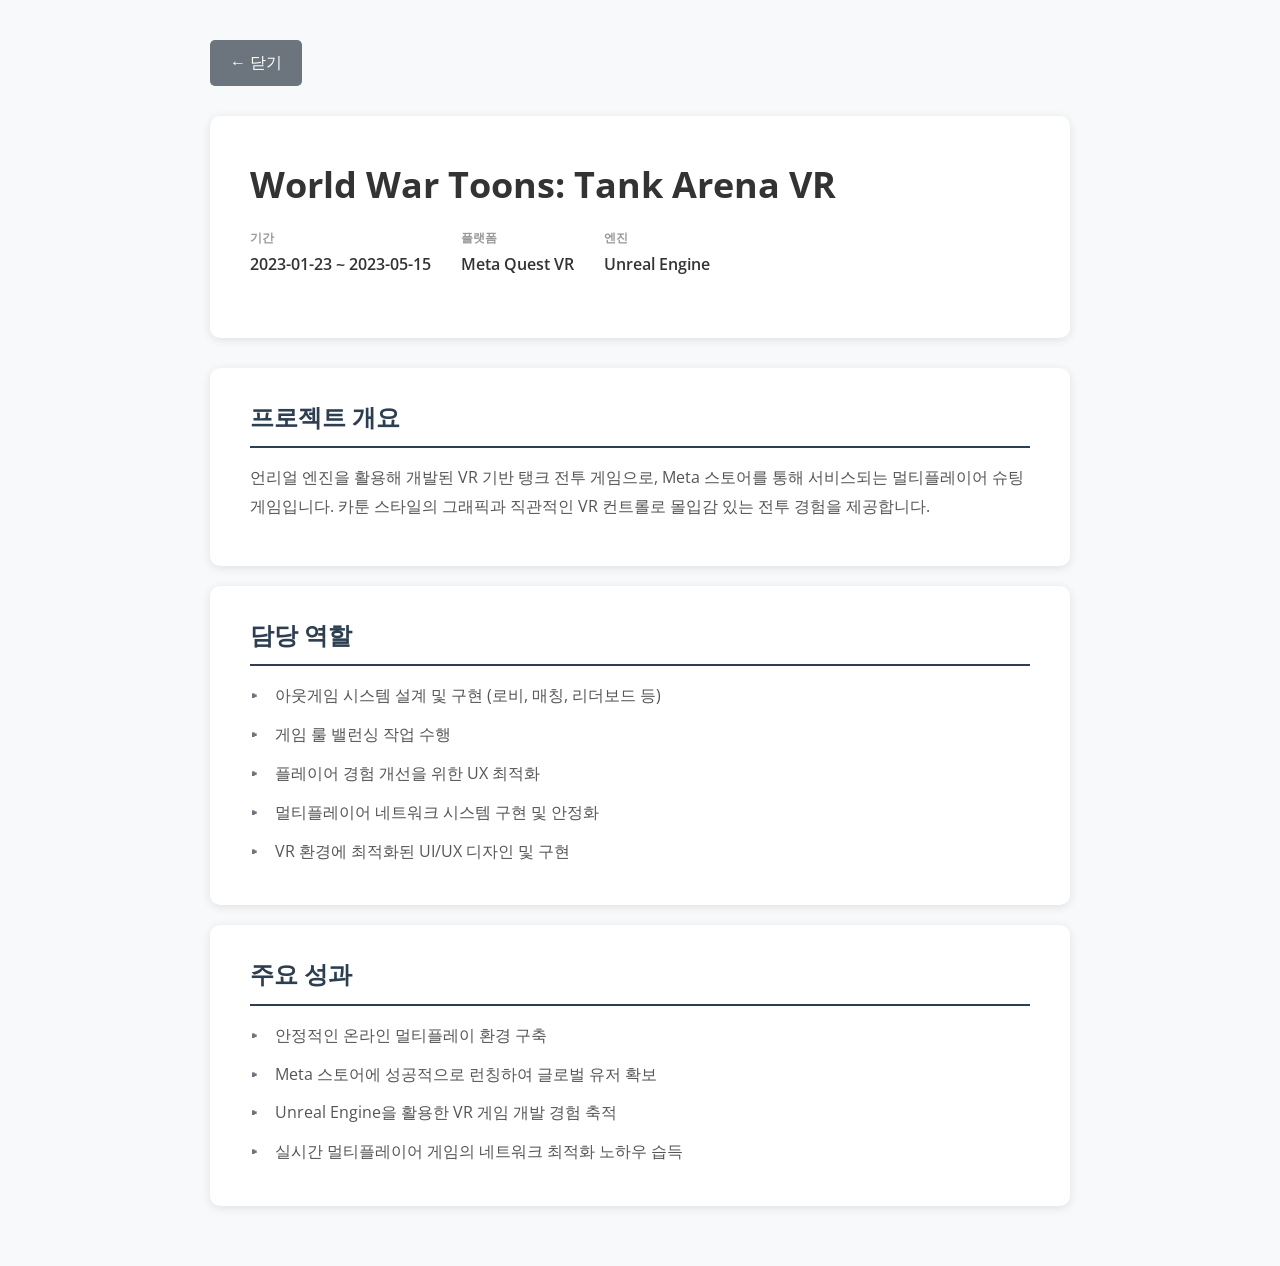
<file: projects/world-war-toons.html>
<!DOCTYPE html>
<html lang="ko">
<head>
  <meta charset="UTF-8">
  <meta name="viewport" content="width=device-width, initial-scale=1.0">
  <title>World War Toons: Tank Arena VR - Project Detail</title>
  <link href="https://fonts.googleapis.com/css2?family=Open+Sans:wght@400;600;700&display=swap" rel="stylesheet">
  <style>
    * {
      margin: 0;
      padding: 0;
      box-sizing: border-box;
    }

    body {
      font-family: 'Open Sans', sans-serif;
      line-height: 1.6;
      color: #333;
      background: #f8f9fa;
    }

    .container {
      max-width: 900px;
      margin: 0 auto;
      padding: 40px 20px;
    }

    .back-btn {
      display: inline-block;
      padding: 10px 20px;
      background-color: #6c757d;
      color: #fff;
      text-decoration: none;
      border-radius: 5px;
      margin-bottom: 30px;
      transition: background-color 0.3s ease;
    }

    .back-btn:hover {
      background-color: #5a6268;
    }

    .project-header {
      background: #fff;
      padding: 40px;
      border-radius: 10px;
      box-shadow: 0 2px 10px rgba(0, 0, 0, 0.1);
      margin-bottom: 30px;
    }

    .project-header h1 {
      font-size: 36px;
      color: #333;
      margin-bottom: 15px;
    }

    .project-meta {
      display: flex;
      gap: 30px;
      margin-bottom: 20px;
      flex-wrap: wrap;
    }

    .meta-item {
      display: flex;
      flex-direction: column;
    }

    .meta-label {
      font-size: 12px;
      color: #999;
      text-transform: uppercase;
      font-weight: 600;
      margin-bottom: 5px;
    }

    .meta-value {
      font-size: 16px;
      color: #333;
      font-weight: 600;
    }

    .project-section {
      background: #fff;
      padding: 30px 40px;
      border-radius: 10px;
      box-shadow: 0 2px 10px rgba(0, 0, 0, 0.1);
      margin-bottom: 20px;
    }

    .project-section h2 {
      font-size: 24px;
      color: #2c3e50;
      margin-bottom: 15px;
      padding-bottom: 10px;
      border-bottom: 2px solid #2c3e50;
    }

    .project-section p {
      font-size: 16px;
      line-height: 1.8;
      color: #555;
      margin-bottom: 15px;
    }

    .project-section ul {
      list-style: none;
      padding-left: 0;
    }

    .project-section ul li {
      font-size: 16px;
      line-height: 1.8;
      color: #555;
      margin-bottom: 10px;
      padding-left: 25px;
      position: relative;
    }

    .project-section ul li:before {
      content: "▸";
      position: absolute;
      left: 0;
      color: #6c757d;
      font-weight: bold;
    }

    @media (max-width: 768px) {
      .container {
        padding: 20px 15px;
      }

      .project-header {
        padding: 25px 20px;
      }

      .project-header h1 {
        font-size: 28px;
      }

      .project-section {
        padding: 20px 25px;
      }

      .project-section h2 {
        font-size: 20px;
      }

      .project-meta {
        gap: 20px;
      }
    }
  </style>
</head>
<body>
  <div class="container">
    <a href="javascript:window.close();" class="back-btn">← 닫기</a>
    
    <div class="project-header">
      <h1>World War Toons: Tank Arena VR</h1>
      <div class="project-meta">
        <div class="meta-item">
          <span class="meta-label">기간</span>
          <span class="meta-value">2023-01-23 ~ 2023-05-15</span>
        </div>
        <div class="meta-item">
          <span class="meta-label">플랫폼</span>
          <span class="meta-value">Meta Quest VR</span>
        </div>
        <div class="meta-item">
          <span class="meta-label">엔진</span>
          <span class="meta-value">Unreal Engine</span>
        </div>
      </div>
    </div>

    <div class="project-section">
      <h2>프로젝트 개요</h2>
      <p>언리얼 엔진을 활용해 개발된 VR 기반 탱크 전투 게임으로, Meta 스토어를 통해 서비스되는 멀티플레이어 슈팅 게임입니다. 카툰 스타일의 그래픽과 직관적인 VR 컨트롤로 몰입감 있는 전투 경험을 제공합니다.</p>
    </div>

    <div class="project-section">
      <h2>담당 역할</h2>
      <ul>
        <li>아웃게임 시스템 설계 및 구현 (로비, 매칭, 리더보드 등)</li>
        <li>게임 룰 밸런싱 작업 수행</li>
        <li>플레이어 경험 개선을 위한 UX 최적화</li>
        <li>멀티플레이어 네트워크 시스템 구현 및 안정화</li>
        <li>VR 환경에 최적화된 UI/UX 디자인 및 구현</li>
      </ul>
    </div>

    <div class="project-section">
      <h2>주요 성과</h2>
      <ul>
        <li>안정적인 온라인 멀티플레이 환경 구축</li>
        <li>Meta 스토어에 성공적으로 런칭하여 글로벌 유저 확보</li>
        <li>Unreal Engine을 활용한 VR 게임 개발 경험 축적</li>
        <li>실시간 멀티플레이어 게임의 네트워크 최적화 노하우 습득</li>
      </ul>
    </div>
  </div>
</body>
</html>
</file>
<file: styles.css>
/* HTML 부드러운 스크롤 */
html {
  scroll-behavior: smooth;
}

/* 기본 리셋 */
* {
  margin: 0;
  padding: 0;
  box-sizing: border-box;
}

body {
  font-family: 'Open Sans', sans-serif;
  line-height: 1.6;
  color: #333;
  background: #fff;
  padding-top: 80px; /* 헤더 높이에 맞게 조정 */
  transition: background-color 0.3s ease, color 0.3s ease;
}

/* 다크 모드 변수 */
body.dark-mode {
  background: #1a1a1a;
  color: #e0e0e0;
}



/* 컨테이너: 너비 조정 및 중앙 정렬 */
.container {
  width: 90%;
  max-width: 1200px;
  margin: 0 auto;
}

/* 헤더 스타일 */
.site-header {
  position: fixed;
  top: 0;
  left: 0;
  width: 100%;
  z-index: 1000; /* 다른 요소 위에 표시하기 위해 충분한 z-index 값 지정 */

  background: #f8f8f8;
  padding: 10px 0;
  border-bottom: 1px solid #ddd;
  transition: background-color 0.3s ease, border-color 0.3s ease;
}

body.dark-mode .site-header {
  background: #2a2a2a;
  border-bottom: 1px solid #444;
}

.header-container {
  display: flex;
  align-items: center;
  justify-content: space-between;
}

.logo a {
  font-size: 32px; /* 홈 버튼 글씨 크기 증가 */
  font-weight: bold;
  color: #333;
  text-decoration: none;
  transition: color 0.3s ease;
}

body.dark-mode .logo a {
  color: #e0e0e0;
}

.site-nav ul {
  list-style: none;
  display: flex;
  gap: 20px;
  align-items: center;
}

.site-nav ul li a {
  text-decoration: none;
  color: #333;
  font-weight: 600;
  transition: color 0.3s;
}

body.dark-mode .site-nav ul li a {
  color: #e0e0e0;
}

.site-nav ul li a:hover {
  color: #007BFF;
}

body.dark-mode .site-nav ul li a:hover {
  color: #4da6ff;
}

/* 테마 토글 버튼 */
.theme-toggle {
  background: none;
  border: none;
  font-size: 20px;
  cursor: pointer;
  color: #333;
  padding: 8px;
  display: flex;
  align-items: center;
  justify-content: center;
  transition: color 0.3s ease, transform 0.3s ease;
  border-radius: 50%;
}

.theme-toggle:hover {
  color: #007BFF;
  transform: rotate(20deg);
}

body.dark-mode .theme-toggle {
  color: #e0e0e0;
}

body.dark-mode .theme-toggle:hover {
  color: #4da6ff;
}

/* Hero 섹션 */
.hero-section {
  background: #222;
  min-height: 400px;  /* 최소 높이로 변경 */
  height: auto;       /* 자동 높이 조정 */
  position: relative;
  overflow: hidden;
  padding: 40px 0;    /* 상하 패딩 추가 */
}

.hero-container {
  display: flex;
  align-items: center;
  justify-content: space-between;
  flex-wrap: wrap;
  min-height: 320px;  /* 최소 높이 설정 */
  gap: 20px;          /* 요소 간 간격 추가 */
}

.hero-wrap {
  position: relative;
  width: 100%;
  height: 100vh;           /* 뷰포트 높이 만큼 */
  background-size: cover;  /* 배경 이미지를 뷰포트에 맞게 확대/축소 */
  background-position: center;
  background-repeat: no-repeat;
}

.hero-wrap .overlay {
  position: absolute;
  top: 0;
  left: 0;
  width: 100%;
  height: 100%;
  background: rgba(0,0,0,0.5); /* 오버레이 효과, 필요에 따라 조정 */
}

.js-fullheight {
  height: 100vh; /* 스크립트로 설정되는 경우에도 전체 뷰포트 높이 적용 */
}



/* 슬라이더 영역 */
.slider {
  display: flex;
  align-items: center;
  width: 400px; /* 웹 버전 너비 증가 */
  height: 500px; /* 웹 버전 높이 증가 */
  overflow: hidden;
  position: relative;
  margin: 0 auto;
}

/* 슬라이드 트랙 */
.slide-track {
  display: flex;
  position: relative;
  left: 0;
  height: 100%;
  transition: transform 0.5s ease-in-out;
}

/* 각 슬라이드 */
.slide {
  height: 100%;
  flex: 0 0 auto;
  display: flex;
  align-items: center;
  justify-content: center;
  padding: 10px;
}

.slide img {
  max-width: calc(100% - 20px);
  max-height: calc(100% - 20px);
  width: auto;
  height: auto;
  object-fit: contain;
  min-width: 300px; /* 최소 너비 설정 */
  min-height: 400px; /* 최소 높이 설정 */
}
 
/* Hero 텍스트 영역 */

.hero-text {
  flex: 1 1 45%;
  max-width: 45%;
  padding: 20px;
  /* 추가: 텍스트 영역 내부에서도 세로 중앙 정렬 */
  display: flex;
  flex-direction: column;
  justify-content: center;
  text-align: left; /* 필요하면 center로 변경 가능 */
  /* 만약 창이 작아져도 최소 높이를 유지하고 싶다면: */
  min-height: 200px;
  word-wrap: break-word; /* 긴 텍스트 줄바꿈 */
  overflow-wrap: break-word; /* 모던 브라우저 지원 */
}


.hero-text h1 {
  font-size: clamp(24px, 5vw, 48px); /* 반응형 폰트 크기 */
  margin-bottom: 20px;
  color: #fff;
  line-height: 1.2; /* 줄 간격 조정 */
  word-break: keep-all; /* 한글 단어 단위 줄바꿈 */
}

.hero-text p {
  font-size: clamp(16px, 3vw, 20px); /* 반응형 폰트 크기 */
  color: #fff;
  line-height: 1.4;
}

/* About 섹션 */
.about-section {
  padding: 60px 0;
  background: #fff;
  transition: background-color 0.3s ease;
}

body.dark-mode .about-section {
  background: #1a1a1a;
}

.about-section h2 {
  font-size: 36px;
  margin-bottom: 20px;
  text-align: center;
}

.about-section p {
  text-align: center;
  max-width: 800px;
  margin: 0 auto 20px;
}

.about-details {
  list-style: none;
  margin-top: 20px;
  text-align: center;
}

.about-details li {
  margin-bottom: 10px;
}

.about-details li a.github-link {
  color: #333;
  text-decoration: none;
  transition: color 0.3s ease;
}

body.dark-mode .about-details li a.github-link {
  color: #4da6ff;
}

.about-details li a.github-link:hover {
  color: #007BFF;
}

body.dark-mode .about-details li a.github-link:hover {
  color: #66b3ff;
}

.about-details li a.github-link .fab.fa-github {
  font-size: 18px;
  margin-right: 6px;
  vertical-align: middle;
}

/* Education 섹션 */


.education-section {
  padding: 10px 0;
  background: #fff;
  transition: background-color 0.3s ease;
}

body.dark-mode .education-section {
  background: #1a1a1a;
}
.education-item {
  display: flex;
  margin-bottom: 40px;
}
.education-icon {
  flex: 0 0 50px;
  font-size: 32px;
  color: #007BFF;
  display: flex;
  align-items: center;
  justify-content: center;
  margin-right: 20px;
}
.education-content .date {
  font-size: 14px;
  color: #999;
}
.education-content h3 {
  margin: 5px 0;
  font-size: 24px;
}
.education-content .position {
  font-size: 16px;
  color: #666;
  margin-bottom: 10px;
}
.education-content p {
  font-size: 16px;
  line-height: 1.5;
}

/* Projects 섹션 */
.projects-section {
  padding: 60px 0;
  background: #fff;
  text-align: center;
}

.projects-section h2 {
  font-size: 36px;
  margin-bottom: 20px;
  text-align: center;
}

.project-item {
  margin-bottom: 40px;
}

.project-item h3 {
  margin-bottom: 10px;
}

.project-item p {
  margin-bottom: 10px;
}

.project-link {
  color: #007BFF;
  text-decoration: none;
  font-weight: bold;
  transition: color 0.3s;
}

.project-link:hover {
  color: #0056b3;
}

/* Contact 섹션 */
.contact-section {
  padding: 60px 0;
  background: #f1f1f1;
  text-align: center;
  transition: background-color 0.3s ease;
}

body.dark-mode .contact-section {
  background: #252525;
}

.contact-section h2 {
  font-size: 36px;
  margin-bottom: 20px;
  text-align: center;
}

.contact-details {
  list-style: none;
  margin: 0 auto;
  text-align: center;
}

.contact-details li {
  margin-bottom: 10px;
}

.contact-details li a {
  transition: color 0.3s ease;
}

body.dark-mode .contact-details li a {
  color: #4da6ff;
}

body.dark-mode .contact-details li a:hover {
  color: #66b3ff;
}

/* Footer 스타일 */
.site-footer {
  background: #333;
  color: #fff;
  text-align: center;
  padding: 20px 0;
  font-size: 14px;
  transition: background-color 0.3s ease;
}

body.dark-mode .site-footer {
  background: #0d0d0d;
}

.site-footer a {
  color: #fff;
  text-decoration: underline;
}

/* 토글 메뉴 */
.menu-toggle {
  display: none;
  background: none;
  border: none;
  font-size: 28px;
  cursor: pointer;
  color: #333;
  transition: color 0.3s ease;
}

body.dark-mode .menu-toggle {
  color: #e0e0e0;
}

/* 반응형 디자인 */
@media (max-width: 768px) {
  .header-container {
    flex-direction: row;
    gap: 10px;
    align-items: center; /* 수직 중앙 정렬 추가 */
    justify-content: space-between; /* 좌우 정렬 */
  }
  
  .site-nav ul {
    display: none;
    flex-direction: column;
    align-items: center;
    background: #fff;
    position: absolute;
    top: 60px; /* 헤더 높이에 맞춰 조정 */
    right: 0;
    width: 200px; /* 필요에 따라 조정 */
    padding: 10px;
    box-shadow: 0 2px 5px rgba(0, 0, 0, 0.1);
    transition: background-color 0.3s ease;
  }
  
  body.dark-mode .site-nav ul {
    background: #2a2a2a;
    box-shadow: 0 2px 5px rgba(255, 255, 255, 0.1);
  }
  
  .hero-container {
    flex-direction: column;
    gap: 30px; /* 요소 간 간격 증가 */
    padding: 20px 0; /* 상하 패딩 추가 */
  }
  
  .slider, .hero-text {
    max-width: 100%;
    text-align: center;
  }
  
  .hero-text {
    min-height: auto; /* 모바일에서는 최소 높이 제거 */
    padding: 10px;
  }
  
  .hero-text h1 {
    font-size: clamp(28px, 8vw, 36px); /* 더 작은 화면에서도 적절한 크기 */
    margin-bottom: 15px;
  }
  
  .hero-text p {
    font-size: clamp(14px, 4vw, 18px);
  }

  .hero-wrap h1 {
    font-size: 28px; /* 모바일에 맞게 폰트 크기 조정 */
  }
  
  .hero-wrap h2 {
    font-size: 20px;
  }
  
  /* 햄버거 버튼 보이기 */
  .menu-toggle {
    margin-left: auto; /* 버튼을 오른쪽으로 밀어냅니다 */
    display: block;
  }
  
  /* 메뉴 활성화 상태 */
  .site-nav ul.active {
    display: flex;
  }
}

/* 더 작은 화면을 위한 추가 반응형 */
@media (max-width: 480px) {
  .hero-section {
    min-height: 350px;
    padding: 20px 0;
  }
  
  .hero-container {
    gap: 20px;
    padding: 15px 0;
  }
  
  .hero-text h1 {
    font-size: clamp(24px, 10vw, 32px);
    line-height: 1.1;
  }
  
  .hero-text p {
    font-size: clamp(12px, 5vw, 16px);
  }
  
  .slider {
    width: clamp(150px, 60vw, 200px);
    min-height: 150px;
  }
  
  .container {
    width: 95%; /* 더 작은 화면에서는 여백 줄임 */
  }
}

/* 태블릿 화면을 위한 반응형 */
@media (min-width: 769px) and (max-width: 1024px) {
  .hero-text h1 {
    font-size: clamp(32px, 4vw, 42px);
  }
  
  .hero-text p {
    font-size: clamp(16px, 2vw, 18px);
  }
  
  .slider {
    width: 280px;
    height: 380px;
  }
  
  .slide-track {
    width: 1120px; /* 280px * 4 */
  }
  
  .slide {
    width: 280px;
    height: 380px;
  }
  
  .slide img {
    width: 260px;
    height: 360px;
  }
}

/* 태블릿 화면 */
@media (min-width: 769px) and (max-width: 1024px) {
  .slider {
    width: 280px;
    height: 380px;
  }
  
  .slide img {
    min-width: 240px;
    min-height: 340px;
  }
}

/* 모바일 화면 */
@media (max-width: 768px) {
  .slider {
    width: 240px;
    height: 340px;
  }
  
  .slide img {
    min-width: 200px;
    min-height: 300px;
  }
}
</file>
<file: educationsidebar.css>
/* 전체 컨테이너 레이아웃 */
.resume-section {
  display: flex;
  gap: 40px;
  padding: 60px 0;
}

/* 왼쪽 사이드바 */
.sidebar {
  position: static;
  transition: top 0.5s ease;
}

.sidebar-wrapper {
  flex: 0 0 200px;
  position: relative;
  margin-top: 100px; /* 헤더 높이만큼 여백 추가 */
}

.sidebar .nav {
  list-style: none;
  padding: 0;
}

.sidebar .nav li {
  margin-bottom: 15px;
}

.sidebar .nav li a {
  text-decoration: none;
  font-size: 18px;
  color: #333;
  transition: color 0.3s;
}

body.dark-mode .sidebar .nav li a {
  color: #e0e0e0;
}

.sidebar .nav li a.active,
.sidebar .nav li a:hover {
  color: #007BFF;
}

body.dark-mode .sidebar .nav li a.active,
body.dark-mode .sidebar .nav li a:hover {
  color: #4da6ff;
}


/* 오른쪽 콘텐츠 영역 */
.content {
  flex: 1;
}

/* 탭 전환을 위해 기본적으로 섹션 숨김 */
.section-content {
  border-bottom: 1px solid #ddd;
  padding-bottom: 20px;  /* 구분선 위에 여백 추가 */
  margin-bottom: 20px;   /* 아래 콘텐츠와의 간격 */
  transition: border-color 0.3s ease;
}

body.dark-mode .section-content {
  border-bottom: 1px solid #444;
}

/* 활성화된 섹션 표시 */
.section-content.active {
  display: block;
}

/* Education, Award, Experience 등 공통 아이템 스타일 */
.education-item,
.award-item,
.experience-item,
.project-item {
  display: flex;
  align-items: flex-start;
  margin-bottom: 40px;
}

/* 프로젝트 아이템 호버 효과 */
.project-item {
  padding: 20px;
  border-radius: 8px;
  transition: all 0.3s ease;
  cursor: pointer;
}

.project-item:hover {
  background-color: #f8f9fa;
  box-shadow: 0 4px 12px rgba(0, 0, 0, 0.1);
  transform: translateY(-2px);
}

body.dark-mode .project-item:hover {
  background-color: #2a2a2a;
  box-shadow: 0 4px 12px rgba(255, 255, 255, 0.05);
}

/* Education 아이콘, Award 아이콘, Experience 아이콘, Project 아이콘 */
/* .education-icon, */
.award-icon,
.experience-icon,
.project-icon {
  flex: 0 0 50px;
  font-size: 32px;
  color: #007BFF;
  display: flex;
  align-items: center;
  justify-content: center;
  margin-right: 20px;
  transition: color 0.3s ease;
}

body.dark-mode .award-icon,
body.dark-mode .experience-icon,
body.dark-mode .project-icon {
  color: #4da6ff;
}

.education-item {
  display: flex;
  align-items: center; /* ✅ 아이콘과 텍스트 수직 정렬 */
}

.education-icon {
  width: 100px; /* ✅ 너비 고정 */
  height: 100px; /* ✅ 높이 고정 */
  display: flex;
  align-items: center;
  justify-content: center;
  position: relative; /* ✅ 내부 아이콘과 이미지 정렬을 위한 상대 위치 */
  flex-shrink: 0; /* ✅ 부모 요소 크기 유지 (축소되지 않도록) */
}

.education-icon img {
  width: 80px; /* ✅ 로고 크기 증가 */
  height: auto; /* ✅ 원본 비율 유지 */
  position: absolute;
  top: 50%;
  left: 50%;
  transform: translate(-50%, -50%);
}

.education-icon i {
  font-size: 50px; /* ✅ 아이콘 크기 증가 */
  position: absolute;
  top: 50%;
  left: 50%;
  transform: translate(-50%, -50%);
}


/* 날짜, 제목, 기타 설명 스타일 */
/* Education, Award, Experience */
.education-content .date,
.award-content .date,
.experience-content .date {
  font-size: 14px;
  color: #999;
}

.education-content h4,
.award-content h4,
.experience-content h4 {
  margin: 5px 0;
  font-size: 24px;
  transition: color 0.3s ease;
}

body.dark-mode .education-content h4,
body.dark-mode .award-content h4,
body.dark-mode .experience-content h4 {
  color: #e0e0e0;
}

.education-content .position,
.award-content .position,
.experience-content .position {
  font-size: 16px;
  color: #666;
  margin-bottom: 10px;
  transition: color 0.3s ease;
}

body.dark-mode .education-content .position,
body.dark-mode .award-content .position,
body.dark-mode .experience-content .position {
  color: #999;
}

.education-content p,
.award-content p,
.experience-content p {
  font-size: 16px;
  line-height: 1.5;
}

/* Project 콘텐츠 스타일 */
.project-content .date {
  font-size: 14px;
  color: #999;
}

.project-content h4 {
  margin: 5px 0;
  font-size: 24px;
  color: #333;
  transition: color 0.3s ease;
}

body.dark-mode .project-content h4 {
  color: #e0e0e0;
}

.project-item:hover .project-content h4 {
  color: #007BFF;
}

body.dark-mode .project-item:hover .project-content h4 {
  color: #4da6ff;
}

.project-content .position {
  font-size: 16px;
  color: #666;
  margin-bottom: 10px;
}

body.dark-mode .project-content .position {
  color: #999;
}

.project-content p {
  font-size: 16px;
  line-height: 1.5;
  margin-bottom: 15px;
}

/* 프로젝트 Tech Stack 및 Achievements 스타일 */
.project-tech,
.project-achievements {
  font-size: 14px;
  line-height: 1.6;
  color: #555;
  margin-bottom: 10px;
  padding: 10px 15px;
  background-color: #f8f9fa;
  border-left: 3px solid #007BFF;
  border-radius: 4px;
  transition: all 0.3s ease;
}

body.dark-mode .project-tech,
body.dark-mode .project-achievements {
  color: #b0b0b0;
  background-color: #2a2a2a;
  border-left: 3px solid #4da6ff;
}

.project-tech strong,
.project-achievements strong {
  color: #333;
  font-weight: 600;
  margin-right: 8px;
}

body.dark-mode .project-tech strong,
body.dark-mode .project-achievements strong {
  color: #e0e0e0;
}

/* 자세히 보기 버튼 스타일 */
.project-detail-btn {
  display: inline-block;
  padding: 10px 24px;
  background-color: #6c757d;
  color: #fff;
  text-decoration: none;
  border-radius: 5px;
  font-weight: 600;
  font-size: 14px;
  transition: all 0.3s ease;
  margin-top: 10px;
}

body.dark-mode .project-detail-btn {
  background-color: #4da6ff;
  color: #1a1a1a;
}

.project-detail-btn:hover {
  background-color: #5a6268;
  transform: translateX(5px);
  box-shadow: 0 2px 8px rgba(108, 117, 125, 0.3);
}

body.dark-mode .project-detail-btn:hover {
  background-color: #66b3ff;
  box-shadow: 0 2px 8px rgba(77, 166, 255, 0.3);
}

/* 섹션 타이틀 */
.section-title {
  font-size: 28px;
  margin-bottom: 20px;
  text-align: left;
}

/* Skills 섹션 스타일 */
.skills-category {
  margin-bottom: 30px;
}

.skills-category-title {
  font-size: 18px;
  font-weight: 600;
  color: #333;
  margin-bottom: 12px;
  padding-bottom: 8px;
  border-bottom: 1px solid #e0e0e0;
  transition: all 0.3s ease;
}

body.dark-mode .skills-category-title {
  color: #e0e0e0;
  border-bottom: 1px solid #444;
}

.skills-tags {
  display: flex;
  flex-wrap: wrap;
  gap: 10px;
}

.skill-tag {
  display: inline-block;
  padding: 8px 16px;
  background-color: #f8f9fa;
  color: #333;
  border: 1px solid #dee2e6;
  border-radius: 20px;
  font-size: 14px;
  font-weight: 500;
  transition: all 0.3s ease;
}

body.dark-mode .skill-tag {
  background-color: #2a2a2a;
  color: #e0e0e0;
  border: 1px solid #444;
}

.skill-tag:hover {
  background-color: #e9ecef;
  border-color: #007BFF;
  transform: translateY(-2px);
  box-shadow: 0 2px 6px rgba(0, 123, 255, 0.15);
}

body.dark-mode .skill-tag:hover {
  background-color: #3a3a3a;
  border-color: #4da6ff;
  box-shadow: 0 2px 6px rgba(77, 166, 255, 0.15);
}

.skill-note {
  font-size: 12px;
  color: #6c757d;
  font-weight: 400;
  font-style: italic;
}

body.dark-mode .skill-note {
  color: #999;
}



@media (max-width: 768px) {
  /* resume-section의 flex 방향을 column으로 변경 */
  .resume-section {
    flex-direction: column;
    gap: 20px;
    padding: 30px 0;
  }
  
  /* 사이드바 래퍼를 먼저 나오도록 order 설정 및 폭 100% */
  .sidebar-wrapper {
    order: -1; /* 콘텐츠보다 먼저 나오도록 */
    width: 100%;
    margin-top: 0; /* 필요 시 조정 */
  }
  
  /* 콘텐츠 영역도 폭 100% */
  .content {
    width: 100%;
  }
  
  /* 모바일에서는 fixed 포지션 제거 (원래 문서 흐름대로) */
  .sidebar {
    position: static;
    top: auto;
  }
  
  .education-icon img {
    width: 60px;  /* ✅ 모바일에서는 더 작은 크기로 조정 */
    top: 15px;     /* ✅ 위치 조정 */
  }
  
  /* 모바일에서 텍스트 크기 조정 */
  .education-content h4,
  .award-content h4,
  .experience-content h4,
  .project-content h4 {
    font-size: clamp(18px, 5vw, 24px);
  }
  
  .education-content p,
  .award-content p,
  .experience-content p,
  .project-content p {
    font-size: clamp(14px, 4vw, 16px);
  }
  
  .project-tech,
  .project-achievements {
    font-size: clamp(12px, 3.5vw, 14px);
    padding: 8px 12px;
  }
  
  .skills-tags {
    gap: 8px;
  }
  
  .skill-tag {
    padding: 6px 12px;
    font-size: 13px;
  }
  
  .section-title {
    font-size: clamp(22px, 6vw, 28px);
  }
  
  /* 모바일에서 아이템 간격 조정 */
  .education-item,
  .award-item,
  .experience-item,
  .project-item {
    margin-bottom: 30px;
    padding: 15px;
  }
  
  /* 모바일에서 버튼 스타일 조정 */
  .project-detail-btn {
    padding: 8px 18px;
    font-size: 13px;
  }
}

/* 더 작은 화면을 위한 추가 반응형 */
@media (max-width: 480px) {
  .resume-section {
    padding: 20px 0;
    gap: 15px;
  }
  
  .education-icon {
    width: 80px;
    height: 80px;
  }
  
  .education-icon img {
    width: 50px;
  }
  
  .education-icon i {
    font-size: 40px;
  }
  
  .award-icon,
  .experience-icon,
  .project-icon {
    flex: 0 0 40px;
    font-size: 28px;
    margin-right: 15px;
  }
  
  .education-content h4,
  .award-content h4,
  .experience-content h4,
  .project-content h4 {
    font-size: clamp(16px, 6vw, 20px);
  }
  
  .education-content p,
  .award-content p,
  .experience-content p,
  .project-content p {
    font-size: clamp(12px, 4vw, 14px);
  }
  
  .section-title {
    font-size: clamp(20px, 7vw, 24px);
  }
}

/* 태블릿 화면을 위한 반응형 */
@media (min-width: 769px) and (max-width: 1024px) {
  .resume-section {
    gap: 30px;
    padding: 40px 0;
  }
  
  .sidebar-wrapper {
    flex: 0 0 180px;
  }
  
  .education-content h4,
  .award-content h4,
  .experience-content h4,
  .project-content h4 {
    font-size: clamp(20px, 3vw, 24px);
  }
}
</file>
